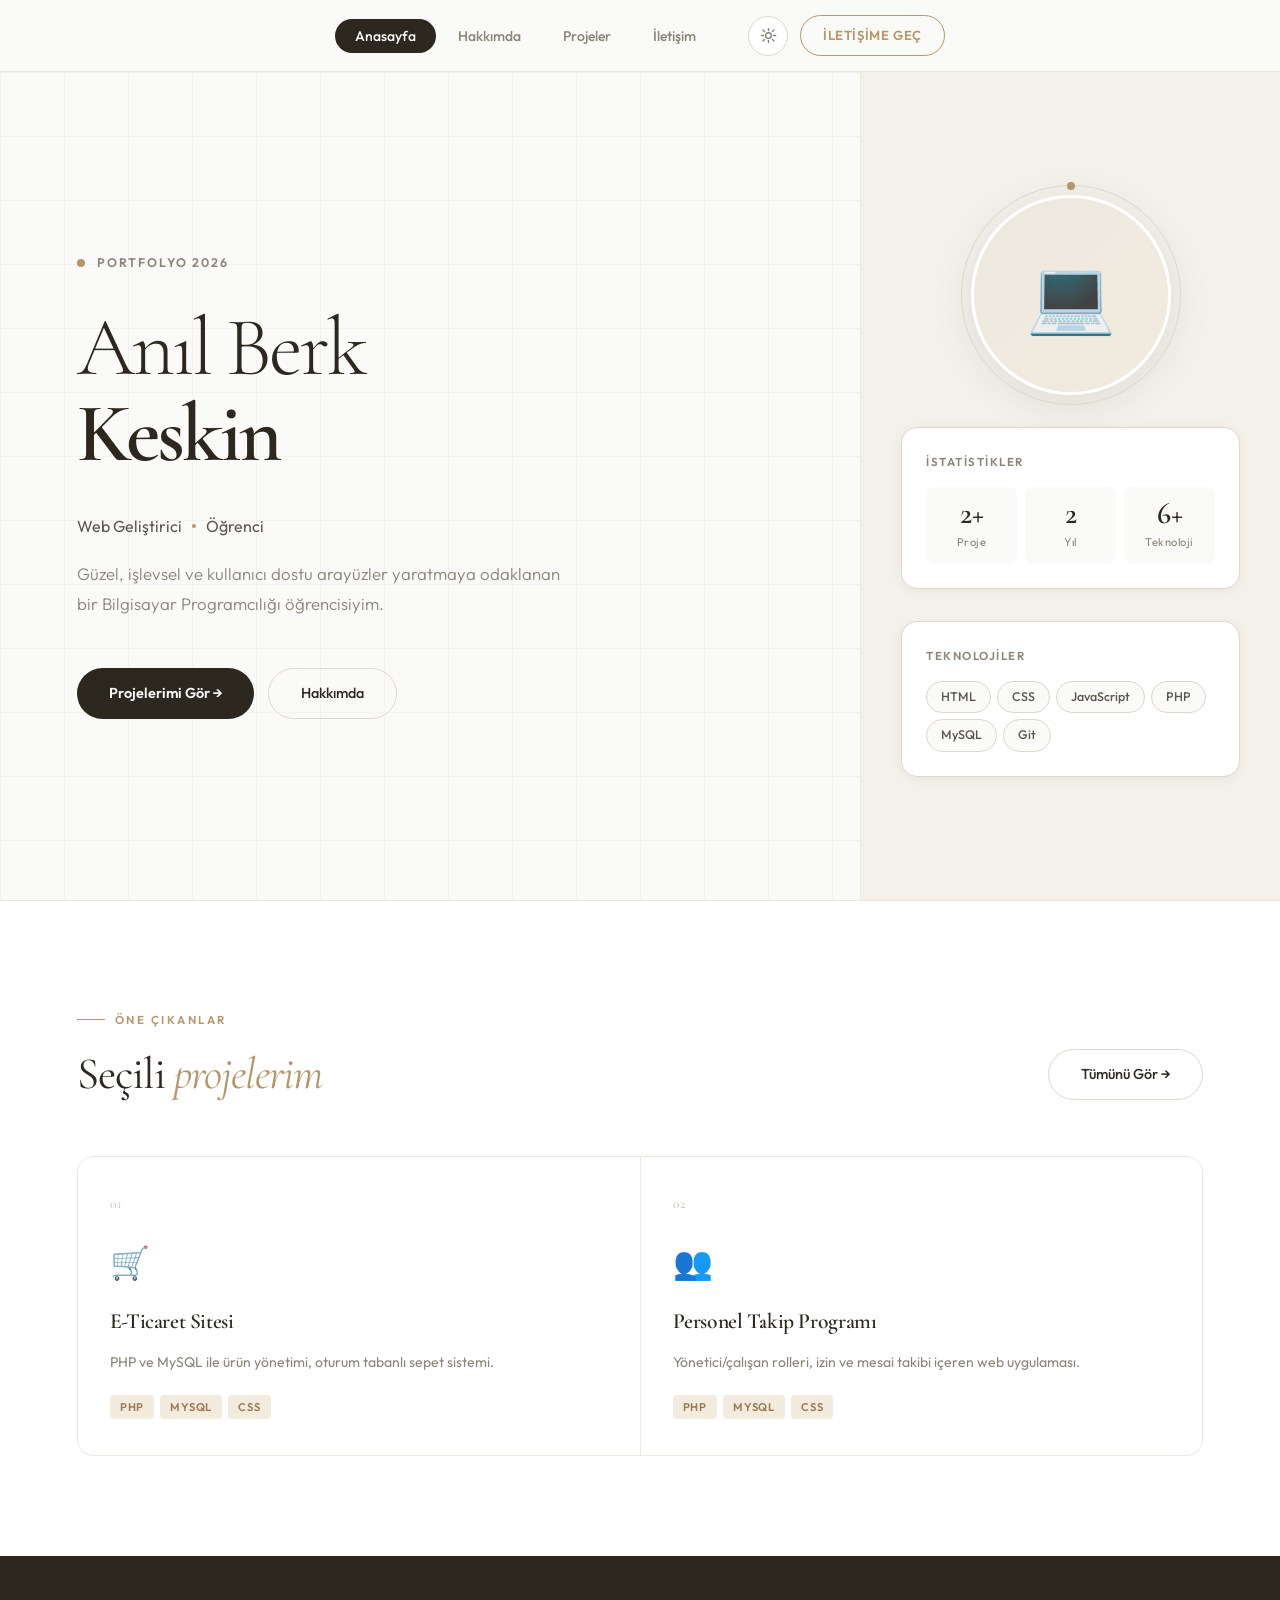
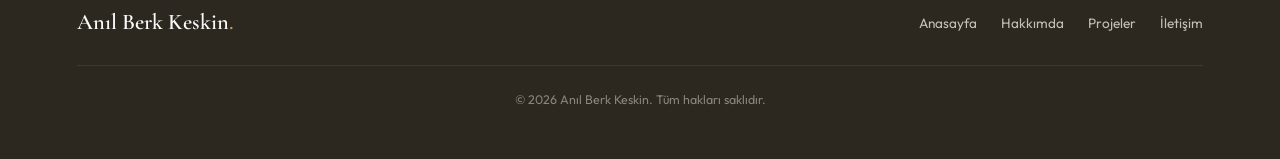
<file: index.html>
<!DOCTYPE html>
<html lang="tr">
<head>
  <meta charset="UTF-8"/>
  <link rel="icon" href="assets/favicon.svg" type="image/svg+xml"/>
  <meta name="viewport" content="width=device-width, initial-scale=1.0"/>
  <title>Anıl Berk Keskin — Portfolyo</title>
  <link rel="stylesheet" href="assets/css/global.css"/>
  <link rel="stylesheet" href="assets/css/style.css"/>
  <link rel="stylesheet" href="assets/css/responsive.css"/>
</head>
<body>

<nav class="navbar">
  <ul class="nav-links">
    <li><a href="index.html">Anasayfa</a></li>
    <li><a href="pages/about.html">Hakkımda</a></li>
    <li><a href="pages/Projects.html">Projeler</a></li>
    <li><a href="pages/contact.html">İletişim</a></li>
  </ul>
  <button class="nav-toggle" aria-label="Menü">
    <span></span><span></span><span></span>
  </button>
  <div class="nav-cta">
    <button class="dark-toggle" aria-label="Dark mode toggle" title="Temayı değiştir">
      <svg class="icon-sun" viewBox="0 0 24 24" xmlns="http://www.w3.org/2000/svg" fill="none" stroke="currentColor" stroke-width="2" stroke-linecap="round" stroke-linejoin="round" width="17" height="17"><circle cx="12" cy="12" r="4"/><line x1="12" y1="2" x2="12" y2="5"/><line x1="12" y1="19" x2="12" y2="22"/><line x1="4.22" y1="4.22" x2="6.34" y2="6.34"/><line x1="17.66" y1="17.66" x2="19.78" y2="19.78"/><line x1="2" y1="12" x2="5" y2="12"/><line x1="19" y1="12" x2="22" y2="12"/><line x1="4.22" y1="19.78" x2="6.34" y2="17.66"/><line x1="17.66" y1="6.34" x2="19.78" y2="4.22"/></svg>
      <svg class="icon-moon" viewBox="0 0 24 24" xmlns="http://www.w3.org/2000/svg" fill="none" stroke="currentColor" stroke-width="2" stroke-linecap="round" stroke-linejoin="round" width="17" height="17"><path d="M21 12.79A9 9 0 1 1 11.21 3 7 7 0 0 0 21 12.79z"/></svg>
    </button>
    <a href="pages/contact.html" class="btn-nav">İletişime Geç</a>
  </div>
</nav>

<div class="page-wrap">

  <!-- HERO -->
  <section class="hero">
    <div class="hero-left">
      <div class="hero-eyebrow anim-fadein">
        <span class="eyebrow-dot"></span>
        <span class="eyebrow-text">Portfolyo 2026</span>
      </div>
      <h1 class="hero-title anim-fadeup anim-delay-1">
        Anıl Berk
        <strong>Keskin</strong>
      </h1>
      <div class="hero-role anim-fadeup anim-delay-2">
        <span>Web Geliştirici</span>
        <span class="role-divider"></span>
        <span>Öğrenci</span>
      </div>
      <p class="hero-desc anim-fadeup anim-delay-3">
        Güzel, işlevsel ve kullanıcı dostu arayüzler yaratmaya odaklanan
        bir Bilgisayar Programcılığı öğrencisiyim.
      </p>
      <div class="hero-actions anim-fadeup anim-delay-4">
        <a href="pages/Projects.html" class="btn-primary">Projelerimi Gör →</a>
        <a href="pages/about.html" class="btn-secondary">Hakkımda</a>
      </div>
    </div>

    <div class="hero-right anim-fadein anim-delay-2">
      <div class="avatar-container">
        <div class="avatar-ring"></div>
        <div class="avatar-img">💻</div>
      </div>
      <div class="hero-card">
        <div class="hero-card-title">İstatistikler</div>
        <div class="stat-row">
          <div class="stat-box"><span class="num">2+</span><span class="lbl">Proje</span></div>
          <div class="stat-box"><span class="num">2</span><span class="lbl">Yıl</span></div>
          <div class="stat-box"><span class="num">6+</span><span class="lbl">Teknoloji</span></div>
        </div>
      </div>
      <div class="hero-card">
        <div class="hero-card-title">Teknolojiler</div>
        <div class="tech-row">
          <span class="tech-pill">HTML</span>
          <span class="tech-pill">CSS</span>
          <span class="tech-pill">JavaScript</span>
          <span class="tech-pill">PHP</span>
          <span class="tech-pill">MySQL</span>
          <span class="tech-pill">Git</span>
        </div>
      </div>
    </div>
  </section>

  <!-- ÖNE ÇIKANLAR -->
  <section class="featured">
    <div class="featured-header reveal">
      <div>
        <div class="section-label">Öne Çıkanlar</div>
        <h2 class="featured-title">Seçili <em>projelerim</em></h2>
      </div>
      <a href="pages/Projects.html" class="btn-secondary">Tümünü Gör →</a>
    </div>
    <div class="featured-grid reveal">
      <div class="feat-card">
        <div class="feat-num">01</div>
        <span class="feat-icon">🛒</span>
        <h3>E-Ticaret Sitesi</h3>
        <p>PHP ve MySQL ile ürün yönetimi, oturum tabanlı sepet sistemi.</p>
        <div class="feat-tags">
          <span class="feat-tag">PHP</span>
          <span class="feat-tag">MySQL</span>
          <span class="feat-tag">CSS</span>
        </div>
      </div>
      <div class="feat-card">
        <div class="feat-num">02</div>
        <span class="feat-icon">👥</span>
        <h3>Personel Takip Programı</h3>
        <p>Yönetici/çalışan rolleri, izin ve mesai takibi içeren web uygulaması.</p>
        <div class="feat-tags">
          <span class="feat-tag">PHP</span>
          <span class="feat-tag">MySQL</span>
          <span class="feat-tag">CSS</span>
        </div>
      </div>
    </div>
  </section>

  <footer>
    <div class="footer-logo">Anıl Berk Keskin<span>.</span></div>
    <ul class="footer-links">
      <li><a href="index.html">Anasayfa</a></li>
      <li><a href="pages/about.html">Hakkımda</a></li>
      <li><a href="pages/Projects.html">Projeler</a></li>
      <li><a href="pages/contact.html">İletişim</a></li>
    </ul>
    <div class="footer-copy">© 2026 Anıl Berk Keskin. Tüm hakları saklıdır.</div>
  </footer>

</div>

<script src="assets/js/main.js"></script>
</body>
</html>
</file>
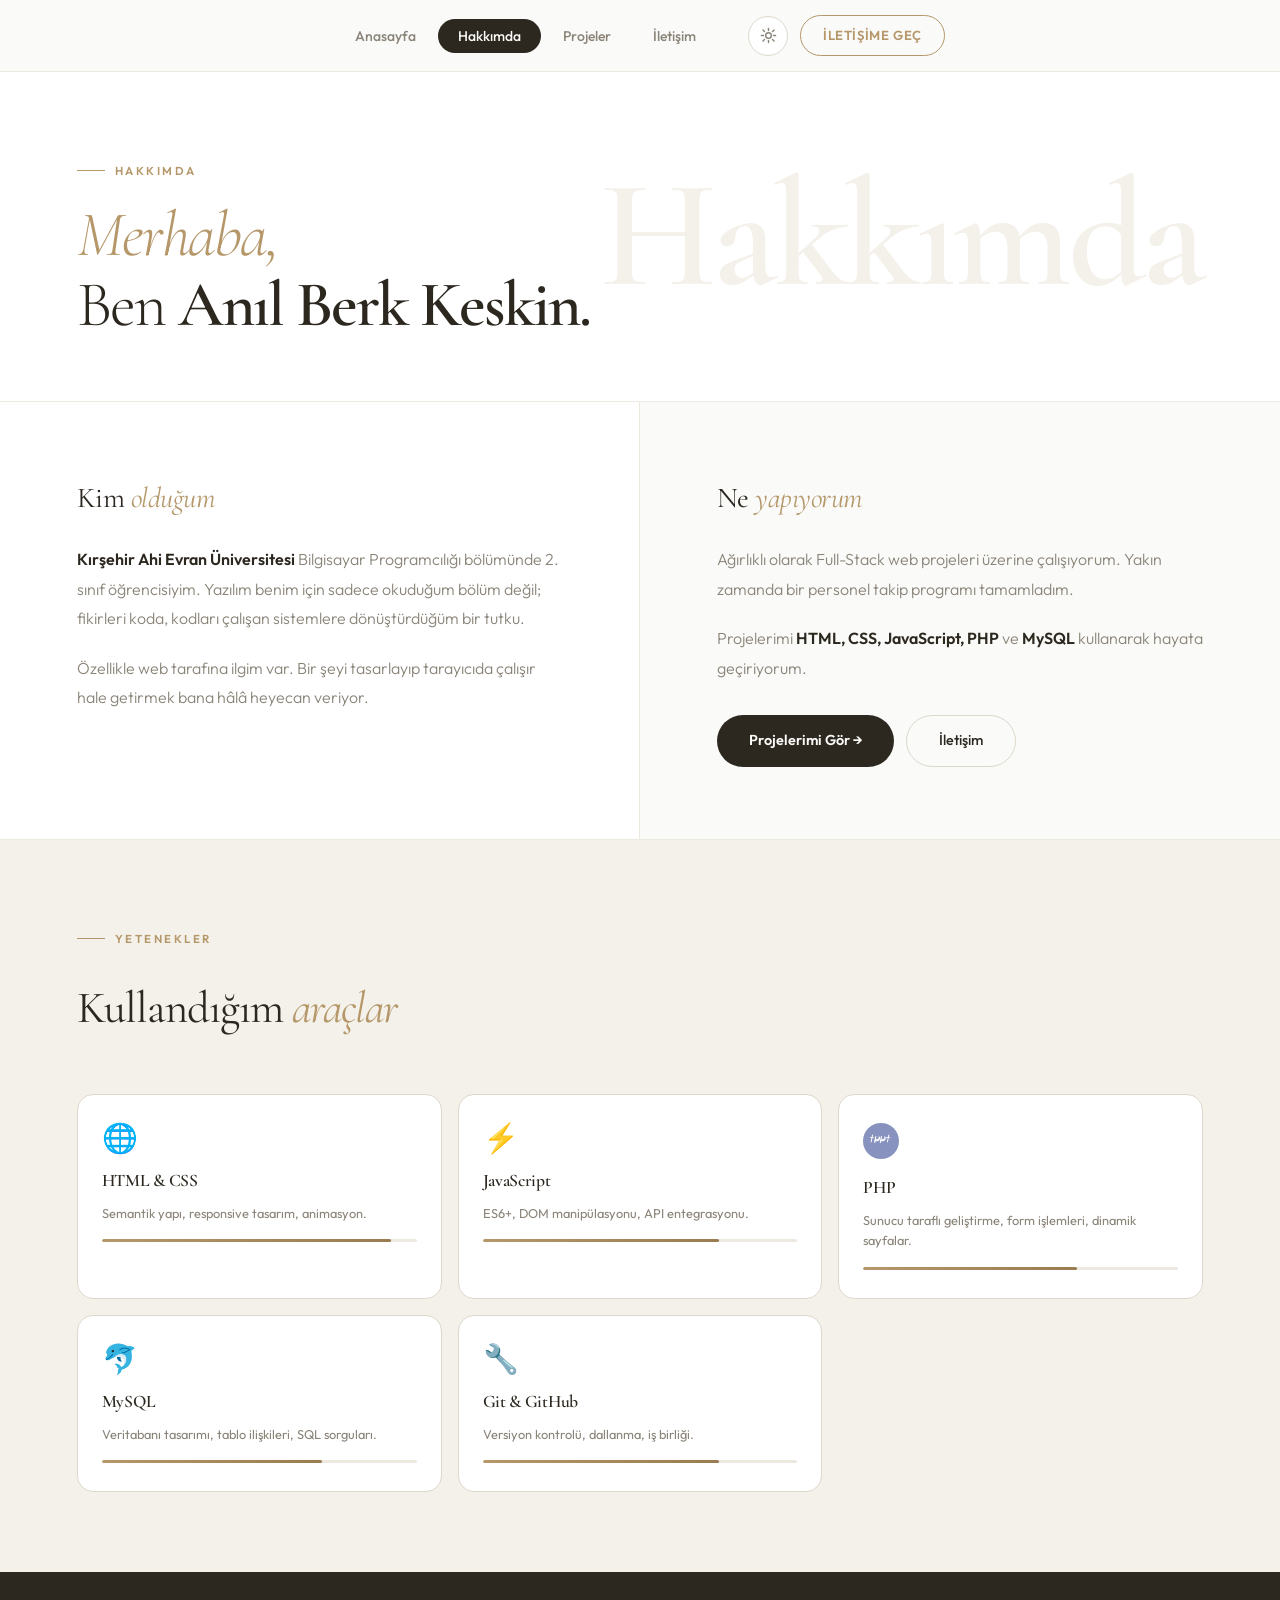
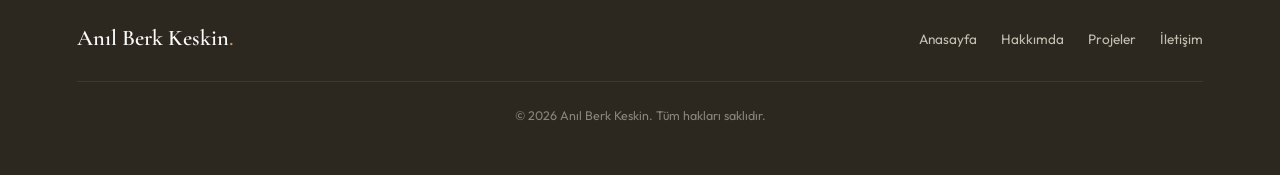
<file: pages/about.html>
<!DOCTYPE html>
<html lang="tr">
<head>
  <meta charset="UTF-8"/>
  <link rel="icon" href="../assets/favicon.svg" type="image/svg+xml"/>
  <meta name="viewport" content="width=device-width, initial-scale=1.0"/>
  <title>Hakkımda — Anıl Berk Keskin</title>
  <link rel="stylesheet" href="../assets/css/global.css"/>
  <link rel="stylesheet" href="../assets/css/about.css"/>
  <link rel="stylesheet" href="../assets/css/responsive.css"/>
</head>
<body>

<nav class="navbar">
  <ul class="nav-links">
    <li><a href="../index.html">Anasayfa</a></li>
    <li><a href="about.html">Hakkımda</a></li>
    <li><a href="Projects.html">Projeler</a></li>
    <li><a href="contact.html">İletişim</a></li>
  </ul>
  <button class="nav-toggle" aria-label="Menü">
    <span></span><span></span><span></span>
  </button>
  <div class="nav-cta">
    <button class="dark-toggle" aria-label="Dark mode toggle" title="Temayı değiştir">
      <svg class="icon-sun" viewBox="0 0 24 24" xmlns="http://www.w3.org/2000/svg" fill="none" stroke="currentColor" stroke-width="2" stroke-linecap="round" stroke-linejoin="round" width="17" height="17"><circle cx="12" cy="12" r="4"/><line x1="12" y1="2" x2="12" y2="5"/><line x1="12" y1="19" x2="12" y2="22"/><line x1="4.22" y1="4.22" x2="6.34" y2="6.34"/><line x1="17.66" y1="17.66" x2="19.78" y2="19.78"/><line x1="2" y1="12" x2="5" y2="12"/><line x1="19" y1="12" x2="22" y2="12"/><line x1="4.22" y1="19.78" x2="6.34" y2="17.66"/><line x1="17.66" y1="6.34" x2="19.78" y2="4.22"/></svg>
      <svg class="icon-moon" viewBox="0 0 24 24" xmlns="http://www.w3.org/2000/svg" fill="none" stroke="currentColor" stroke-width="2" stroke-linecap="round" stroke-linejoin="round" width="17" height="17"><path d="M21 12.79A9 9 0 1 1 11.21 3 7 7 0 0 0 21 12.79z"/></svg>
    </button>
    <a href="contact.html" class="btn-nav">İletişime Geç</a>
  </div>
</nav>

<div class="page-wrap">

  <div class="about-hero">
    <div class="section-label anim-fadein">Hakkımda</div>
    <h1 class="anim-fadeup anim-delay-1">
      <em>Merhaba,</em><br>
      Ben <strong>Anıl Berk Keskin.</strong>
    </h1>
  </div>

  <div class="intro-section">
    <div class="intro-col reveal">
      <h2>Kim <em>olduğum</em></h2>
      <p>
        <strong>Kırşehir Ahi Evran Üniversitesi</strong> Bilgisayar Programcılığı
        bölümünde 2. sınıf öğrencisiyim. Yazılım benim için sadece okuduğum bölüm değil;
        fikirleri koda, kodları çalışan sistemlere dönüştürdüğüm bir tutku.
      </p>
      <p>
        Özellikle web tarafına ilgim var. Bir şeyi tasarlayıp tarayıcıda
        çalışır hale getirmek bana hâlâ heyecan veriyor.
      </p>
    </div>
    <div class="intro-col reveal">
      <h2>Ne <em>yapıyorum</em></h2>
      <p>
        Ağırlıklı olarak Full-Stack web projeleri üzerine çalışıyorum.
        Yakın zamanda bir personel takip programı tamamladım.
      </p>
      <p>
        Projelerimi <strong>HTML, CSS, JavaScript, PHP</strong> ve
        <strong>MySQL</strong> kullanarak hayata geçiriyorum.
      </p>
      <div class="intro-actions">
        <a href="Projects.html" class="btn-primary">Projelerimi Gör →</a>
        <a href="contact.html" class="btn-secondary">İletişim</a>
      </div>
    </div>
  </div>

  <section class="skills-section">
    <div class="section-label">Yetenekler</div>
    <h2 class="skills-heading">Kullandığım <em>araçlar</em></h2>
    <div class="skills-grid reveal">

      <div class="skill-card">
        <span class="skill-icon">🌐</span>
        <h3>HTML & CSS</h3>
        <p>Semantik yapı, responsive tasarım, animasyon.</p>
        <div class="skill-level"><div class="skill-level-fill" style="width:92%"></div></div>
      </div>

      <div class="skill-card">
        <span class="skill-icon">⚡</span>
        <h3>JavaScript</h3>
        <p>ES6+, DOM manipülasyonu, API entegrasyonu.</p>
        <div class="skill-level"><div class="skill-level-fill" style="width:75%"></div></div>
      </div>

      <div class="skill-card">
        <span class="skill-icon">
          <svg viewBox="0 0 128 128" width="36" height="36" xmlns="http://www.w3.org/2000/svg">
            <ellipse cx="64" cy="64" rx="64" ry="64" fill="#8892bf"/>
            <path fill="#fff" d="M27.03 68.074l3.103-15.496H24l.619-3.173h6.133l1.547-7.748h3.483l-1.547 7.748h5.135l-.619 3.173H33.62l-3.1 15.496zm12.348 0l4.272-21.338h9.948c2.72 0 4.755.826 6.109 2.48 1.353 1.653 1.666 3.842.939 6.566-.344 1.408-.906 2.708-1.686 3.9a10.73 10.73 0 01-2.886 3.003c-.96.69-1.987 1.175-3.08 1.454a14.94 14.94 0 01-3.574.394h-4.957l-1.506 7.54zm6.186-10.727h4.544c.97 0 1.887-.228 2.752-.684.864-.456 1.57-1.118 2.117-1.987.548-.87.928-1.8 1.14-2.793.284-1.422.1-2.54-.552-3.356-.652-.815-1.721-1.223-3.207-1.223h-4.33zm13.963 10.727l4.271-21.338H73.72c2.72 0 4.756.826 6.11 2.48 1.352 1.653 1.665 3.842.938 6.566-.344 1.408-.906 2.708-1.686 3.9a10.73 10.73 0 01-2.886 3.003c-.96.69-1.987 1.175-3.08 1.454a14.94 14.94 0 01-3.574.394H64.57l-1.506 7.54zm6.186-10.727h4.544c.97 0 1.887-.228 2.752-.684.864-.456 1.57-1.118 2.117-1.987.548-.87.928-1.8 1.14-2.793.284-1.422.1-2.54-.553-3.356-.651-.815-1.72-1.223-3.206-1.223h-4.33zm19.21 10.727l3.104-15.496H81.87l.619-3.173h6.133l1.547-7.748h3.483l-1.547 7.748h5.135l-.619 3.173H91.49l-3.1 15.496z"/>
          </svg>
        </span>
        <h3>PHP</h3>
        <p>Sunucu taraflı geliştirme, form işlemleri, dinamik sayfalar.</p>
        <div class="skill-level"><div class="skill-level-fill" style="width:68%"></div></div>
      </div>

      <div class="skill-card">
        <span class="skill-icon">🐬</span>
        <h3>MySQL</h3>
        <p>Veritabanı tasarımı, tablo ilişkileri, SQL sorguları.</p>
        <div class="skill-level"><div class="skill-level-fill" style="width:70%"></div></div>
      </div>

      <div class="skill-card">
        <span class="skill-icon">🔧</span>
        <h3>Git & GitHub</h3>
        <p>Versiyon kontrolü, dallanma, iş birliği.</p>
        <div class="skill-level"><div class="skill-level-fill" style="width:75%"></div></div>
      </div>

    </div>
  </section>
  <footer>
    <div class="footer-logo">Anıl Berk Keskin<span>.</span></div>
    <ul class="footer-links">
      <li><a href="../index.html">Anasayfa</a></li>
      <li><a href="about.html">Hakkımda</a></li>
      <li><a href="Projects.html">Projeler</a></li>
      <li><a href="contact.html">İletişim</a></li>
    </ul>
    <div class="footer-copy">© 2026 Anıl Berk Keskin. Tüm hakları saklıdır.</div>
  </footer>

</div>

<script src="../assets/js/main.js"></script>
</body>
</html>
</file>
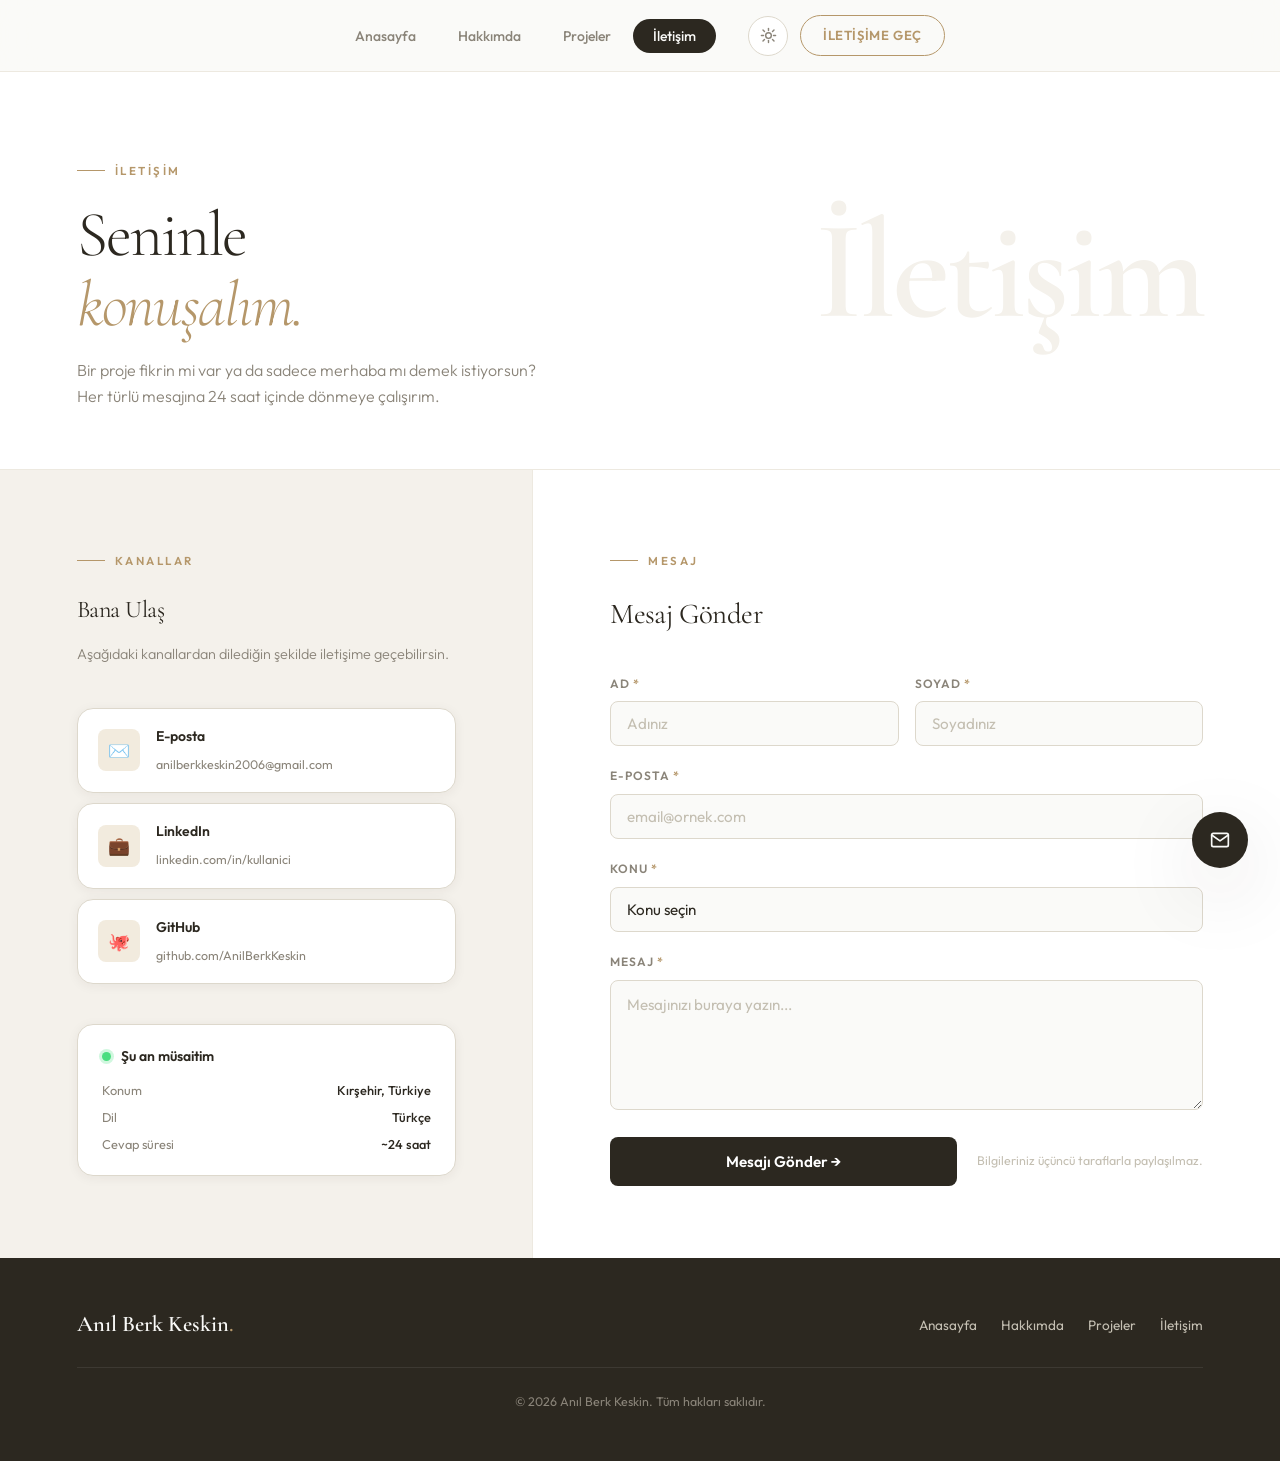
<file: pages/contact.html>
<!DOCTYPE html>
<html lang="tr">
<head>
  <meta charset="UTF-8"/>
  <link rel="icon" href="../assets/favicon.svg" type="image/svg+xml"/>
  <meta name="viewport" content="width=device-width, initial-scale=1.0"/>
  <title>İletişim — Anıl Berk Keskin</title>
  <link rel="stylesheet" href="../assets/css/global.css"/>
  <link rel="stylesheet" href="../assets/css/contact.css"/>
  <link rel="stylesheet" href="../assets/css/responsive.css"/>
</head>
<body>

<nav class="navbar">
  <ul class="nav-links">
    <li><a href="../index.html">Anasayfa</a></li>
    <li><a href="about.html">Hakkımda</a></li>
    <li><a href="Projects.html">Projeler</a></li>
    <li><a href="contact.html">İletişim</a></li>
  </ul>
  <button class="nav-toggle" aria-label="Menü">
    <span></span><span></span><span></span>
  </button>
  <div class="nav-cta">
    <button class="dark-toggle" aria-label="Dark mode toggle" title="Temayı değiştir">
      <svg class="icon-sun" viewBox="0 0 24 24" xmlns="http://www.w3.org/2000/svg" fill="none" stroke="currentColor" stroke-width="2" stroke-linecap="round" stroke-linejoin="round" width="17" height="17"><circle cx="12" cy="12" r="4"/><line x1="12" y1="2" x2="12" y2="5"/><line x1="12" y1="19" x2="12" y2="22"/><line x1="4.22" y1="4.22" x2="6.34" y2="6.34"/><line x1="17.66" y1="17.66" x2="19.78" y2="19.78"/><line x1="2" y1="12" x2="5" y2="12"/><line x1="19" y1="12" x2="22" y2="12"/><line x1="4.22" y1="19.78" x2="6.34" y2="17.66"/><line x1="17.66" y1="6.34" x2="19.78" y2="4.22"/></svg>
      <svg class="icon-moon" viewBox="0 0 24 24" xmlns="http://www.w3.org/2000/svg" fill="none" stroke="currentColor" stroke-width="2" stroke-linecap="round" stroke-linejoin="round" width="17" height="17"><path d="M21 12.79A9 9 0 1 1 11.21 3 7 7 0 0 0 21 12.79z"/></svg>
    </button>
    <a href="contact.html" class="btn-nav">İletişime Geç</a>
  </div>
</nav>

<div class="page-wrap">

  <div class="contact-hero">
    <div class="section-label anim-fadein">İletişim</div>
    <h1 class="anim-fadeup anim-delay-1">
      Seninle<br><em>konuşalım.</em>
    </h1>
    <p class="anim-fadeup anim-delay-2">
      Bir proje fikrin mi var ya da sadece merhaba mı demek istiyorsun?
      Her türlü mesajına 24 saat içinde dönmeye çalışırım.
    </p>
  </div>

  <div class="contact-layout">

    <div class="contact-info reveal">
      <div class="info-block">
        <div class="section-label">Kanallar</div>
        <h2>Bana Ulaş</h2>
        <p>Aşağıdaki kanallardan dilediğin şekilde iletişime geçebilirsin.</p>
      </div>

      <div class="contact-links">
        <a href="mailto:anilberkkeskin2006@gmail.com" class="contact-link">
          <div class="cl-icon">✉️</div>
          <div class="cl-body">
            <strong>E-posta</strong>
            <span>anilberkkeskin2006@gmail.com</span>
          </div>
        </a>
        <a href="#" class="contact-link">
          <div class="cl-icon">💼</div>
          <div class="cl-body">
            <strong>LinkedIn</strong>
            <span>linkedin.com/in/kullanici</span>
          </div>
        </a>
        <a href="https://github.com/AnilBerkKeskin" class="contact-link" target="_blank">
          <div class="cl-icon">🐙</div>
          <div class="cl-body">
            <strong>GitHub</strong>
            <span>github.com/AnilBerkKeskin</span>
          </div>
        </a>
      </div>

      <div class="availability-card">
        <div class="avail-header">
          <span class="avail-dot"></span>
          <span class="avail-title">Şu an müsaitim</span>
        </div>
        <div class="avail-details">
          <div class="avail-row"><span class="key">Konum</span><span class="val">Kırşehir, Türkiye</span></div>
          <div class="avail-row"><span class="key">Dil</span><span class="val">Türkçe</span></div>
          <div class="avail-row"><span class="key">Cevap süresi</span><span class="val">~24 saat</span></div>
        </div>
      </div>
    </div>

    <div class="contact-form-wrap reveal">
      <div class="section-label">Mesaj</div>
      <h2>Mesaj Gönder</h2>

      <!-- Başarı mesajı -->
      <div class="success-msg" id="successMsg">
        ✅ Mesajın başarıyla gönderildi! En kısa sürede dönüş yapacağım.
      </div>

      <!-- Form — action'a kendi Formspree ID'ni yaz -->
      <form id="contactForm" novalidate>

        <div class="form-row">
          <div class="form-group">
            <label for="fname">Ad <span style="color:var(--accent)">*</span></label>
            <input type="text" id="fname" name="ad" placeholder="Adınız" required/>
            <span class="field-error" id="err-fname">Ad alanı boş bırakılamaz.</span>
          </div>
          <div class="form-group">
            <label for="lname">Soyad <span style="color:var(--accent)">*</span></label>
            <input type="text" id="lname" name="soyad" placeholder="Soyadınız" required/>
            <span class="field-error" id="err-lname">Soyad alanı boş bırakılamaz.</span>
          </div>
        </div>

        <div class="form-group">
          <label for="email">E-posta <span style="color:var(--accent)">*</span></label>
          <input type="email" id="email" name="email" placeholder="email@ornek.com" required/>
          <span class="field-error" id="err-email">Geçerli bir e-posta adresi girin.</span>
        </div>

        <div class="form-group">
          <label for="subject">Konu <span style="color:var(--accent)">*</span></label>
          <select id="subject" name="konu" required>
            <option value="" disabled selected>Konu seçin</option>
            <option value="Proje İş Birliği">Proje İş Birliği</option>
            <option value="Freelance Teklif">Freelance Teklif</option>
            <option value="Genel Soru">Genel Soru</option>
            <option value="Diğer">Diğer</option>
          </select>
          <span class="field-error" id="err-subject">Lütfen bir konu seçin.</span>
        </div>

        <div class="form-group">
          <label for="message">Mesaj <span style="color:var(--accent)">*</span></label>
          <textarea id="message" name="mesaj" placeholder="Mesajınızı buraya yazın..." required></textarea>
          <span class="field-error" id="err-message">Mesaj alanı boş bırakılamaz.</span>
        </div>

        <div class="form-submit-row">
          <button type="submit" class="btn-send" id="sendBtn">Mesajı Gönder →</button>
          <p class="form-note">Bilgileriniz üçüncü taraflarla paylaşılmaz.</p>
        </div>

      </form>
    </div>

  </div>

  <!-- YÜZEN MESAJ LİSTESİ -->
  <div class="mesaj-fab">
    <div class="mesaj-panel" id="mesajPanel">
      <div class="mesaj-panel-header">
        <h4>✉️ Gönderilen Mesajlar</h4>
        <button class="mesaj-panel-clear" id="mesajClear">Temizle</button>
      </div>
      <div class="mesaj-panel-body" id="mesajPanelBody">
        <div class="mesaj-empty">Henüz mesaj göndermediniz.</div>
      </div>
    </div>
    <button class="mesaj-btn" id="mesajToggle" aria-label="Gönderilen mesajlar">
      <svg viewBox="0 0 24 24" fill="none" stroke="currentColor" stroke-width="2" stroke-linecap="round" stroke-linejoin="round"><path d="M4 4h16c1.1 0 2 .9 2 2v12c0 1.1-.9 2-2 2H4c-1.1 0-2-.9-2-2V6c0-1.1.9-2 2-2z"/><polyline points="22,6 12,13 2,6"/></svg>
      <span class="mesaj-count" id="mesajCount">0</span>
    </button>
  </div>

  <footer>
    <div class="footer-logo">Anıl Berk Keskin<span>.</span></div>
    <ul class="footer-links">
      <li><a href="../index.html">Anasayfa</a></li>
      <li><a href="about.html">Hakkımda</a></li>
      <li><a href="Projects.html">Projeler</a></li>
      <li><a href="contact.html">İletişim</a></li>
    </ul>
    <div class="footer-copy">© 2026 Anıl Berk Keskin. Tüm hakları saklıdır.</div>
  </footer>

</div>

<script src="../assets/js/main.js"></script>
</body>
</html>
</file>
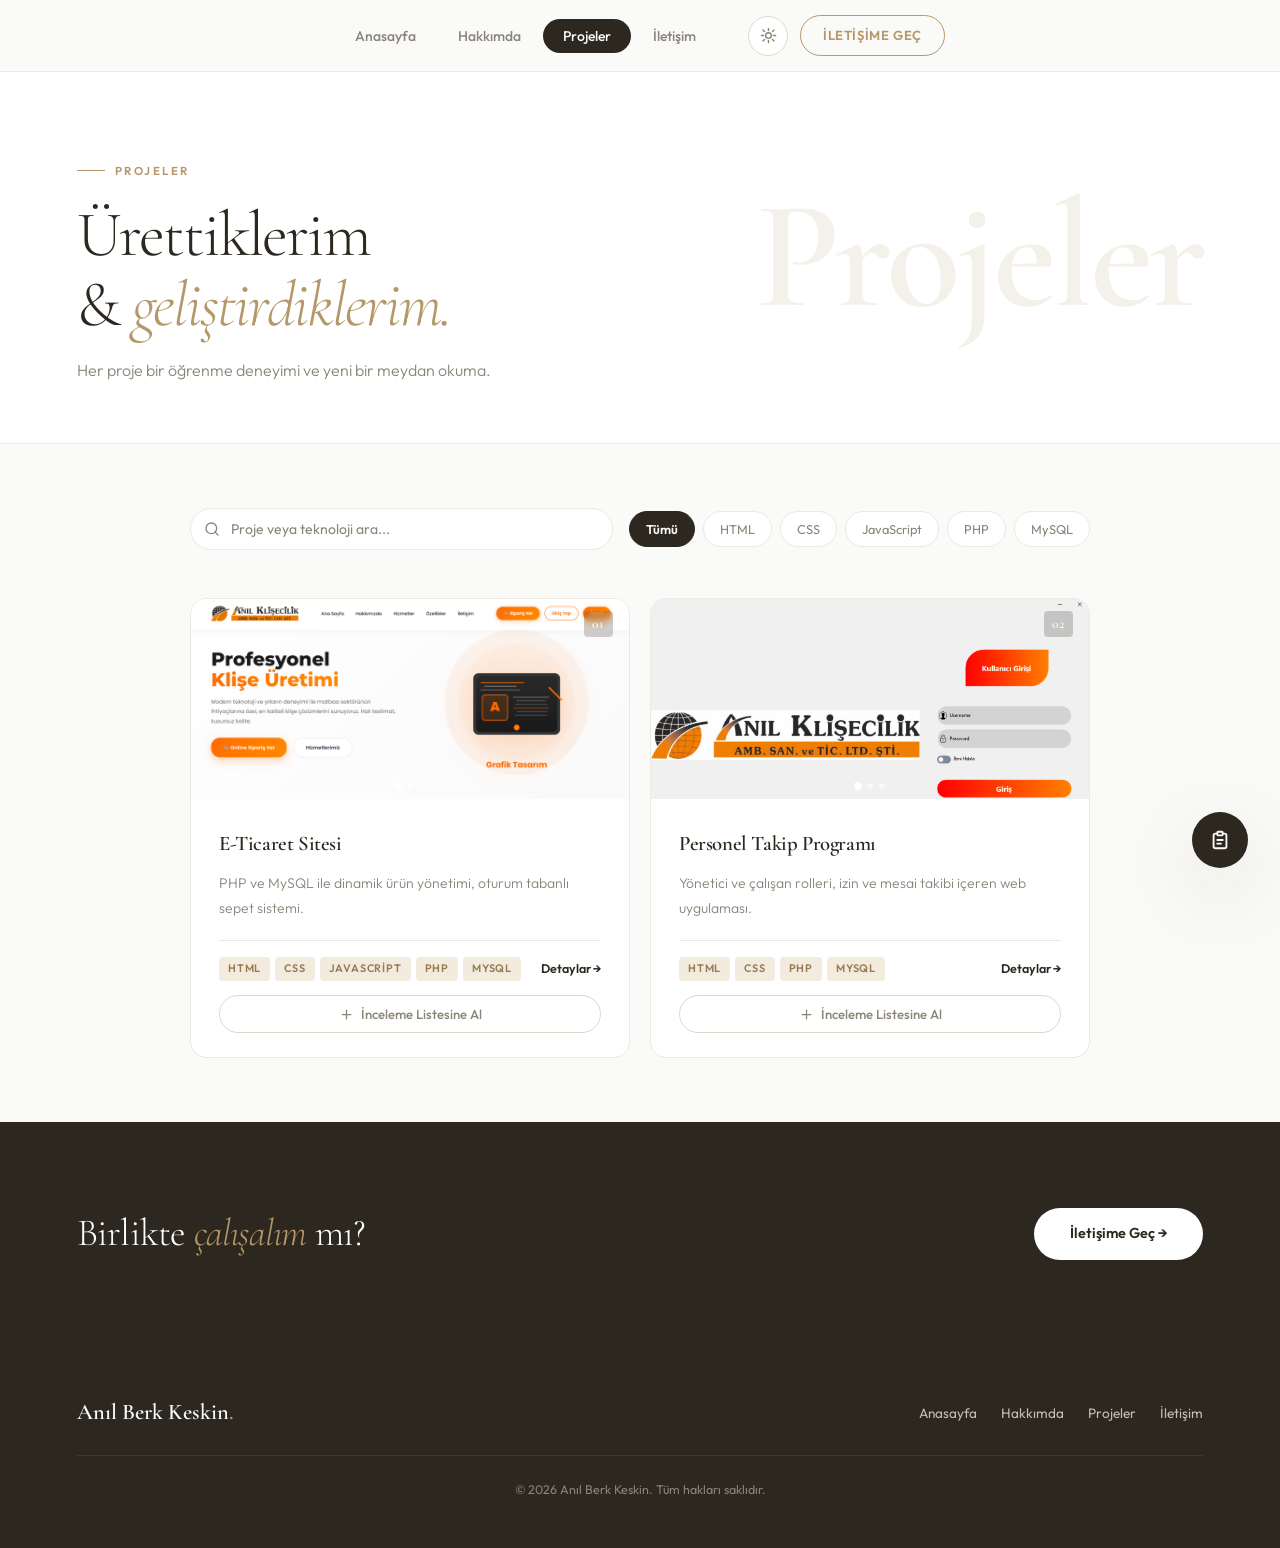
<file: pages/Projects.html>
<!DOCTYPE html>
<html lang="tr">
<head>
  <meta charset="UTF-8"/>
  <link rel="icon" href="../assets/favicon.svg" type="image/svg+xml"/>
  <meta name="viewport" content="width=device-width, initial-scale=1.0"/>
  <title>Projeler — Anıl Berk Keskin</title>
  <link rel="stylesheet" href="../assets/css/global.css"/>
  <link rel="stylesheet" href="../assets/css/projects.css"/>
  <link rel="stylesheet" href="../assets/css/responsive.css"/>
</head>
<body>

<nav class="navbar">
  <ul class="nav-links">
    <li><a href="../index.html">Anasayfa</a></li>
    <li><a href="about.html">Hakkımda</a></li>
    <li><a href="Projects.html">Projeler</a></li>
    <li><a href="contact.html">İletişim</a></li>
  </ul>
  <button class="nav-toggle" aria-label="Menü">
    <span></span><span></span><span></span>
  </button>
  <div class="nav-cta">
    <button class="dark-toggle" aria-label="Dark mode toggle" title="Temayı değiştir">
      <svg class="icon-sun" viewBox="0 0 24 24" xmlns="http://www.w3.org/2000/svg" fill="none" stroke="currentColor" stroke-width="2" stroke-linecap="round" stroke-linejoin="round" width="17" height="17"><circle cx="12" cy="12" r="4"/><line x1="12" y1="2" x2="12" y2="5"/><line x1="12" y1="19" x2="12" y2="22"/><line x1="4.22" y1="4.22" x2="6.34" y2="6.34"/><line x1="17.66" y1="17.66" x2="19.78" y2="19.78"/><line x1="2" y1="12" x2="5" y2="12"/><line x1="19" y1="12" x2="22" y2="12"/><line x1="4.22" y1="19.78" x2="6.34" y2="17.66"/><line x1="17.66" y1="6.34" x2="19.78" y2="4.22"/></svg>
      <svg class="icon-moon" viewBox="0 0 24 24" xmlns="http://www.w3.org/2000/svg" fill="none" stroke="currentColor" stroke-width="2" stroke-linecap="round" stroke-linejoin="round" width="17" height="17"><path d="M21 12.79A9 9 0 1 1 11.21 3 7 7 0 0 0 21 12.79z"/></svg>
    </button>
    <a href="contact.html" class="btn-nav">İletişime Geç</a>
  </div>
</nav>

<div class="page-wrap">

  <div class="projects-hero">
    <div class="section-label anim-fadein">Projeler</div>
    <h1 class="anim-fadeup anim-delay-1">
      Ürettiklerim<br>
      &amp; <em>geliştirdiklerim.</em>
    </h1>
    <p class="anim-fadeup anim-delay-2">
      Her proje bir öğrenme deneyimi ve yeni bir meydan okuma.
    </p>
  </div>

  <section class="projects-section">

    <!-- ── Arama + Filtre ── -->
    <div class="projects-toolbar">
      <div class="projects-search-wrap">
        <svg class="search-icon" viewBox="0 0 24 24" fill="none" stroke="currentColor" stroke-width="2" stroke-linecap="round" stroke-linejoin="round"><circle cx="11" cy="11" r="8"/><line x1="21" y1="21" x2="16.65" y2="16.65"/></svg>
        <input type="search" id="projeArama" class="projects-search" placeholder="Proje veya teknoloji ara..." autocomplete="off">
        <button class="search-clear" id="aramaTumSifirla" aria-label="Temizle" style="display:none">✕</button>
      </div>
      <div class="projects-filters" id="projeFiltreler">
        <button class="filter-btn active" data-filter="tumu">Tümü</button>
      </div>
    </div>

    <p class="projects-sonuc" id="projeSonuc"></p>

    <!-- Kartlar JS tarafından dinamik üretilir -->
    <div class="projects-grid--two" id="projectsGrid"></div>

    <div class="projects-bos" id="projeBos" style="display:none">
      <svg viewBox="0 0 64 64" fill="none" stroke="currentColor" stroke-width="1.5" width="48" height="48"><circle cx="32" cy="28" r="14"/><line x1="42" y1="42" x2="54" y2="54"/><line x1="26" y1="28" x2="38" y2="28"/></svg>
      <p>Arama kriterlerinize uygun proje bulunamadı.</p>
    </div>

  </section>

  <!-- YÜZEN İNCELEME LİSTESİ -->
  <div class="inceleme-fab">
    <div class="inceleme-panel" id="incelemePanel">
      <div class="inceleme-panel-header">
        <h4>📋 İnceleme Listem</h4>
        <button class="inceleme-panel-clear" id="incelemeClear">Temizle</button>
      </div>
      <div class="inceleme-panel-body" id="incelemePanelBody">
        <div class="inceleme-empty">Henüz proje eklemediniz.<br>Kartlardaki butona tıklayın.</div>
      </div>
    </div>
    <button class="inceleme-btn" id="incelemeToggle" aria-label="İnceleme listesi">
      <svg viewBox="0 0 24 24"><path d="M9 5H7a2 2 0 0 0-2 2v12a2 2 0 0 0 2 2h10a2 2 0 0 0 2-2V7a2 2 0 0 0-2-2h-2"/><rect x="9" y="3" width="6" height="4" rx="1"/><line x1="9" y1="12" x2="15" y2="12"/><line x1="9" y1="16" x2="13" y2="16"/></svg>
      <span class="inceleme-count" id="incelemeCount">0</span>
    </button>
  </div>

  <div class="cta-strip">
    <h2>Birlikte <em>çalışalım</em> mı?</h2>
    <a href="contact.html" class="btn-cta-light">İletişime Geç →</a>
  </div>

  <footer>
    <div class="footer-logo">Anıl Berk Keskin<span>.</span></div>
    <ul class="footer-links">
      <li><a href="../index.html">Anasayfa</a></li>
      <li><a href="about.html">Hakkımda</a></li>
      <li><a href="Projects.html">Projeler</a></li>
      <li><a href="contact.html">İletişim</a></li>
    </ul>
    <div class="footer-copy">© 2026 Anıl Berk Keskin. Tüm hakları saklıdır.</div>
  </footer>

</div>


<!-- Inline project data — CORS güvenli çalışır -->
<script>
window.PROJECTS_DATA = [
  {
    "id": "eticaret",
    "num": "01",
    "baslik": "E-Ticaret Sitesi",
    "kisa_aciklama": "PHP ve MySQL ile dinamik ürün yönetimi, oturum tabanlı sepet sistemi.",
    "uzun_aciklama": "Kullanıcıların ürün listeleyebildiği, sepete ekleme yapabildiği ve sipariş oluşturabildiği tam işlevli bir alışveriş sitesi. PHP ve MySQL ile geliştirildi.",
    "ozellikler": [
      "Dinamik ürün listeleme ve kategori filtreleme",
      "Oturum tabanlı sepet yönetimi",
      "Kullanıcı kayıt ve giriş sistemi",
      "Yönetici paneli ile ürün ekleme/düzenleme",
      "MySQL ile veritabanı entegrasyonu"
    ],
    "teknolojiler": ["HTML", "CSS", "JavaScript", "PHP", "MySQL"],
    "thumb_class": "thumb-1",
    "gorseller": [
      "../images/Anilklise1.png",
      "../images/Anilklise2.png",
      "../images/Anilklise3.png"
    ],
    "placeholder": "../images/eticaret-placeholder.svg",
    "github": "https://github.com/AnilBerkKeskin"
  },
  {
    "id": "personel",
    "num": "02",
    "baslik": "Personel Takip Programı",
    "kisa_aciklama": "Yönetici ve çalışan rolleri, izin ve mesai takibi içeren web uygulaması.",
    "uzun_aciklama": "Şirket çalışanlarının bilgilerini, izin durumlarını ve mesai saatlerini yönetmeye yarayan web tabanlı uygulama. PHP ve MySQL ile geliştirildi.",
    "ozellikler": [
      "Yönetici ve çalışan rolü ayrımı",
      "İzin talep ve onay sistemi",
      "Mesai saati takibi ve raporlama",
      "Çalışan bilgi güncelleme paneli",
      "MySQL veritabanı ile kayıt yönetimi"
    ],
    "teknolojiler": ["HTML", "CSS", "PHP", "MySQL"],
    "thumb_class": "thumb-4",
    "gorseller": [
      "../images/PersonelTakip1.png",
      "../images/PersonelTakip2.png",
      "../images/PersonelTakip3.png"
    ],
    "placeholder": "../images/personel-placeholder.svg",
    "github": "https://github.com/AnilBerkKeskin"
  }
];
</script>
<script src="../assets/js/main.js"></script>
</body>
</html>
</file>
<file: assets/css/global.css>
/* =========================================
   global.css — Ortak stiller + Dark Mode
   ========================================= */

@import url('https://fonts.googleapis.com/css2?family=Cormorant+Garamond:ital,wght@0,300;0,400;0,600;1,300;1,400&family=Outfit:wght@300;400;500;600&display=swap');

/* ── RESET ──────────────────────────────── */
*, *::before, *::after { box-sizing: border-box; margin: 0; padding: 0; }
img, svg, video { max-width: 100%; height: auto; display: block; }

/* ── LIGHT MODE (default) ───────────────── */
:root {
  --white:        #ffffff;
  --off-white:    #fafaf8;
  --cream:        #f4f1eb;
  --cream-mid:    #ede9e0;
  --cream-dark:   #ddd8cc;
  --stone:        #c4bfb2;
  --warm-gray:    #8a8479;
  --ink-light:    #5c574e;
  --ink:          #2c2820;
  --accent:       #b5976a;
  --accent-hover: #9a7c52;
  --accent-pale:  #f2ebde;

  /* Semantic tokens — bunlar dark modda değişir */
  --bg:           #fafaf8;
  --bg-secondary: #f4f1eb;
  --bg-card:      #ffffff;
  --bg-card-hover:#fafaf8;
  --border:       #ede9e0;
  --border-light: #ddd8cc;
  --text:         #2c2820;
  --text-muted:   #8a8479;
  --text-light:   #5c574e;
  --nav-bg:       rgba(250,250,248,0.88);
  --shadow-sm:    0 2px 12px rgba(44,40,32,0.06);
  --shadow-md:    0 8px 40px rgba(44,40,32,0.10);
  --shadow-lg:    0 24px 80px rgba(44,40,32,0.13);

  --font-display: 'Cormorant Garamond', Georgia, serif;
  --font-body:    'Outfit', sans-serif;
  --nav-h:        72px;
  --page-pad:     clamp(24px, 6vw, 96px);
  --radius-sm:    8px;
  --radius-md:    16px;
  --transition:   0.28s cubic-bezier(0.4,0,0.2,1);
}

/* ── DARK MODE ──────────────────────────── */
html.dark {
  --white:        #1a1814;
  --off-white:    #141210;
  --cream:        #1f1c18;
  --cream-mid:    #2a2620;
  --cream-dark:   #353028;
  --stone:        #5a5650;
  --warm-gray:    #7a7570;
  --ink-light:    #a09890;
  --ink:          #e8e0d4;
  --accent:       #c8a97e;
  --accent-hover: #d4b98e;
  --accent-pale:  #2a2018;

  --bg:           #141210;
  --bg-secondary: #1a1814;
  --bg-card:      #1f1c18;
  --bg-card-hover:#252018;
  --border:       #2a2620;
  --border-light: #353028;
  --text:         #e8e0d4;
  --text-muted:   #7a7570;
  --text-light:   #a09890;
  --nav-bg:       rgba(20,18,16,0.92);
  --shadow-sm:    0 2px 12px rgba(0,0,0,0.3);
  --shadow-md:    0 8px 40px rgba(0,0,0,0.4);
  --shadow-lg:    0 24px 80px rgba(0,0,0,0.5);
}

/* ── BASE ───────────────────────────────── */
html { scroll-behavior: smooth; }

body {
  font-family: var(--font-body);
  background: var(--bg);
  color: var(--text);
  font-size: 16px;
  line-height: 1.65;
  min-height: 100vh;
  -webkit-font-smoothing: antialiased;
  transition: background 0.3s ease, color 0.3s ease;
}

/* ── NAVBAR ─────────────────────────────── */
.navbar {
  position: fixed;
  top: 0; left: 0; right: 0;
  z-index: 999;
  height: var(--nav-h);
  display: flex;
  align-items: center;
  justify-content: center;
  padding: 0 var(--page-pad);
  background: var(--nav-bg);
  backdrop-filter: blur(20px);
  -webkit-backdrop-filter: blur(20px);
  border-bottom: 1px solid var(--border);
  gap: 32px;
  transition: box-shadow var(--transition), background 0.3s ease;
}

.nav-links {
  display: flex;
  align-items: center;
  gap: 2px;
  list-style: none;
}
.nav-links a {
  text-decoration: none;
  font-family: var(--font-body);
  font-size: 0.875rem;
  font-weight: 500;
  color: var(--text-muted);
  padding: 8px 20px;
  border-radius: 50px;
  transition: color var(--transition), background var(--transition);
}
.nav-links a:hover { color: var(--text); background: var(--cream); }
.nav-links a.active { color: var(--bg); background: var(--text); }

.nav-cta {
  display: flex;
  align-items: center;
  gap: 12px;
}
.nav-cta a.btn-nav {
  text-decoration: none;
  font-size: 0.82rem;
  font-weight: 600;
  letter-spacing: 0.6px;
  text-transform: uppercase;
  color: var(--accent);
  padding: 9px 22px;
  border: 1.5px solid var(--accent);
  border-radius: 50px;
  transition: all var(--transition);
}
.nav-cta a.btn-nav:hover { background: var(--accent); color: var(--bg); }

/* ── DARK MODE TOGGLE ───────────────────── */
.dark-toggle {
  width: 40px;
  height: 40px;
  border-radius: 50%;
  border: 1.5px solid var(--border-light);
  background: var(--bg-card);
  cursor: pointer;
  display: flex;
  align-items: center;
  justify-content: center;
  transition: all var(--transition);
  flex-shrink: 0;
  color: var(--text-muted);
  padding: 0;
}
.dark-toggle:hover {
  border-color: var(--accent);
  background: var(--accent-pale);
  transform: rotate(15deg);
}
.dark-toggle svg {
  width: 17px;
  height: 17px;
  fill: none;
  stroke: currentColor;
  stroke-width: 2;
  stroke-linecap: round;
  stroke-linejoin: round;
  transition: all var(--transition);
  color: var(--text-muted);
}
.dark-toggle .icon-sun  { display: block; }
.dark-toggle .icon-moon { display: none; }
html.dark .dark-toggle .icon-sun  { display: none; }
html.dark .dark-toggle .icon-moon { display: block; }

/* ── HAMBURGER ──────────────────────────── */
.nav-toggle {
  display: none;
  flex-direction: column;
  gap: 5px;
  cursor: pointer;
  padding: 8px;
  background: none;
  border: none;
  flex-shrink: 0;
}
.nav-toggle span {
  display: block;
  width: 22px;
  height: 2px;
  background: var(--text);
  border-radius: 2px;
  transition: transform 0.3s ease, opacity 0.3s ease;
}
.nav-toggle.open span:nth-child(1) { transform: translateY(7px) rotate(45deg); }
.nav-toggle.open span:nth-child(2) { opacity: 0; }
.nav-toggle.open span:nth-child(3) { transform: translateY(-7px) rotate(-45deg); }

/* ── PAGE WRAP ──────────────────────────── */
.page-wrap { padding-top: var(--nav-h); min-height: 100vh; }

/* ── BUTONLAR ───────────────────────────── */
.btn-primary {
  display: inline-flex;
  align-items: center;
  gap: 8px;
  background: var(--text);
  color: var(--bg);
  font-family: var(--font-body);
  font-size: 0.9rem;
  font-weight: 600;
  padding: 14px 32px;
  border-radius: 50px;
  border: none;
  cursor: pointer;
  text-decoration: none;
  transition: background var(--transition), transform var(--transition), box-shadow var(--transition);
}
.btn-primary:hover {
  background: var(--accent-hover);
  transform: translateY(-2px);
  box-shadow: var(--shadow-md);
}

.btn-secondary {
  display: inline-flex;
  align-items: center;
  gap: 8px;
  background: transparent;
  color: var(--text);
  font-family: var(--font-body);
  font-size: 0.9rem;
  font-weight: 500;
  padding: 13px 32px;
  border-radius: 50px;
  border: 1.5px solid var(--border-light);
  cursor: pointer;
  text-decoration: none;
  transition: all var(--transition);
}
.btn-secondary:hover { border-color: var(--text); transform: translateY(-2px); }

/* ── SECTION LABEL ──────────────────────── */
.section-label {
  display: inline-flex;
  align-items: center;
  gap: 10px;
  font-size: 0.72rem;
  font-weight: 600;
  letter-spacing: 2.5px;
  text-transform: uppercase;
  color: var(--accent);
  margin-bottom: 20px;
}
.section-label::before {
  content: '';
  width: 28px;
  height: 1.5px;
  background: var(--accent);
  display: block;
}

/* ── FOOTER ─────────────────────────────── */
footer {
  background: var(--text);
  color: var(--stone);
  padding: 48px var(--page-pad);
  display: flex;
  align-items: center;
  justify-content: space-between;
  flex-wrap: wrap;
  gap: 16px;
  transition: background 0.3s ease;
}
.footer-logo {
  font-family: var(--font-display);
  font-size: 1.4rem;
  color: var(--bg);
  font-weight: 600;
}
.footer-logo span { color: var(--accent); }
.footer-links { display: flex; gap: 24px; list-style: none; }
.footer-links a {
  text-decoration: none;
  color: var(--stone);
  font-size: 0.85rem;
  transition: color var(--transition);
}
.footer-links a:hover { color: var(--bg); }
.footer-copy {
  font-size: 0.78rem;
  color: var(--warm-gray);
  width: 100%;
  text-align: center;
  padding-top: 24px;
  border-top: 1px solid rgba(255,255,255,0.08);
  margin-top: 8px;
}

/* ── ANİMASYONLAR ───────────────────────── */
@keyframes fadeUp {
  from { opacity: 0; transform: translateY(30px); }
  to   { opacity: 1; transform: translateY(0); }
}
@keyframes fadeIn {
  from { opacity: 0; }
  to   { opacity: 1; }
}
@keyframes pulse {
  0%,100% { opacity: 1; transform: scale(1); }
  50%     { opacity: 0.4; transform: scale(0.7); }
}
@keyframes rotateRing { to { transform: rotate(360deg); } }
@keyframes glow {
  0%,100% { box-shadow: 0 0 0 3px rgba(74,222,128,0.25); }
  50%     { box-shadow: 0 0 0 6px rgba(74,222,128,0.12); }
}

.anim-fadeup  { animation: fadeUp 0.7s cubic-bezier(0.4,0,0.2,1) both; }
.anim-fadein  { animation: fadeIn 0.6s ease both; }
.anim-delay-1 { animation-delay: 0.1s; }
.anim-delay-2 { animation-delay: 0.2s; }
.anim-delay-3 { animation-delay: 0.35s; }
.anim-delay-4 { animation-delay: 0.5s; }

/* ── REVEAL ─────────────────────────────── */
.reveal { opacity: 0; transform: translateY(24px); transition: opacity 0.6s ease, transform 0.6s ease; }
.reveal.revealed { opacity: 1; transform: translateY(0); }
</file>
<file: assets/css/style.css>
/* =========================================
   style.css — index.html sayfa stilleri
   ========================================= */

/* ── HERO ───────────────────────────────── */
.hero {
  min-height: calc(100vh - var(--nav-h));
  display: grid;
  grid-template-columns: 1fr 420px;
  position: relative;
  overflow: hidden;
}

.hero::before {
  content: '';
  position: absolute;
  inset: 0;
  background-image:
    linear-gradient(var(--cream-mid) 1px, transparent 1px),
    linear-gradient(90deg, var(--cream-mid) 1px, transparent 1px);
  background-size: 64px 64px;
  opacity: 0.45;
  pointer-events: none;
}

.hero-left {
  display: flex;
  flex-direction: column;
  justify-content: center;
  padding: 80px var(--page-pad);
  position: relative;
  z-index: 1;
}

.hero-eyebrow {
  display: flex;
  align-items: center;
  gap: 12px;
  margin-bottom: 32px;
}
.eyebrow-dot {
  width: 8px;
  height: 8px;
  border-radius: 50%;
  background: var(--accent);
  animation: pulse 2.4s ease-in-out infinite;
}
.eyebrow-text {
  font-size: 0.78rem;
  font-weight: 600;
  letter-spacing: 2px;
  text-transform: uppercase;
  color: var(--warm-gray);
}

.hero-title {
  font-family: var(--font-display);
  font-size: clamp(3.5rem, 6.5vw, 7rem);
  font-weight: 300;
  line-height: 1.03;
  letter-spacing: -3px;
  color: var(--ink);
  margin-bottom: 8px;
}
.hero-title strong {
  font-weight: 600;
  display: block;
}

.hero-role {
  display: inline-flex;
  align-items: center;
  gap: 10px;
  margin: 28px 0 20px;
  font-size: 1rem;
  color: var(--ink-light);
  font-weight: 400;
}
.role-divider {
  width: 4px;
  height: 4px;
  border-radius: 50%;
  background: var(--accent);
}

.hero-desc {
  max-width: 500px;
  font-size: 1.05rem;
  color: var(--warm-gray);
  line-height: 1.8;
  margin-bottom: 48px;
  font-weight: 300;
}

.hero-actions {
  display: flex;
  gap: 14px;
  flex-wrap: wrap;
}

/* ── HERO SAĞ PANEL ─────────────────────── */
.hero-right {
  background: var(--cream);
  border-left: 1px solid var(--cream-mid);
  display: flex;
  flex-direction: column;
  justify-content: center;
  align-items: center;
  padding: 60px 40px;
  gap: 32px;
  position: relative;
  z-index: 1;
}

.avatar-container {
  position: relative;
  width: 200px;
  height: 200px;
}
.avatar-ring {
  position: absolute;
  inset: -10px;
  border-radius: 50%;
  border: 1px solid var(--cream-dark);
  animation: rotateRing 25s linear infinite;
}
.avatar-ring::after {
  content: '';
  position: absolute;
  top: -4px;
  left: 50%;
  transform: translateX(-50%);
  width: 8px;
  height: 8px;
  border-radius: 50%;
  background: var(--accent);
}
.avatar-img {
  width: 200px;
  height: 200px;
  border-radius: 50%;
  background: linear-gradient(135deg, var(--cream-mid) 0%, var(--accent-pale) 100%);
  display: flex;
  align-items: center;
  justify-content: center;
  font-size: 4.5rem;
  border: 3px solid var(--white);
  box-shadow: var(--shadow-md);
}

.hero-card {
  background: var(--white);
  border: 1px solid var(--cream-dark);
  border-radius: var(--radius-md);
  padding: 24px;
  width: 100%;
  box-shadow: var(--shadow-sm);
}
.hero-card-title {
  font-size: 0.72rem;
  font-weight: 600;
  letter-spacing: 1.5px;
  text-transform: uppercase;
  color: var(--warm-gray);
  margin-bottom: 16px;
}
.stat-row {
  display: flex;
  justify-content: space-between;
  gap: 8px;
}
.stat-box {
  flex: 1;
  text-align: center;
  padding: 12px 8px;
  border-radius: var(--radius-sm);
  background: var(--off-white);
}
.stat-box .num {
  font-family: var(--font-display);
  font-size: 1.9rem;
  font-weight: 600;
  color: var(--ink);
  line-height: 1;
  display: block;
}
.stat-box .lbl {
  font-size: 0.7rem;
  color: var(--warm-gray);
  letter-spacing: 0.5px;
  margin-top: 4px;
  display: block;
}

.tech-row {
  display: flex;
  flex-wrap: wrap;
  gap: 6px;
}
.tech-pill {
  background: var(--off-white);
  border: 1px solid var(--cream-dark);
  border-radius: 50px;
  padding: 5px 14px;
  font-size: 0.78rem;
  color: var(--ink-light);
  font-weight: 500;
}

/* ── FEATURED ───────────────────────────── */
.featured {
  padding: 100px var(--page-pad);
  background: var(--white);
  border-top: 1px solid var(--cream-mid);
}
.featured-header {
  display: flex;
  align-items: flex-end;
  justify-content: space-between;
  margin-bottom: 56px;
}
.featured-title {
  font-family: var(--font-display);
  font-size: clamp(2rem, 3.5vw, 3rem);
  font-weight: 400;
  letter-spacing: -1px;
  line-height: 1.15;
}
.featured-title em {
  font-style: italic;
  color: var(--accent);
}

.featured-grid {
  display: grid;
  grid-template-columns: repeat(2, 1fr);
  gap: 1px;
  background: var(--cream-mid);
  border: 1px solid var(--cream-mid);
  border-radius: var(--radius-md);
  overflow: hidden;
}
.feat-card {
  background: var(--white);
  padding: 36px 32px;
  transition: background var(--transition);
}
.feat-card:hover { background: var(--off-white); }
.feat-num {
  font-family: var(--font-display);
  font-size: 0.85rem;
  color: var(--stone);
  letter-spacing: 1px;
  margin-bottom: 20px;
}
.feat-icon {
  font-size: 2rem;
  margin-bottom: 16px;
  display: block;
}
.feat-card h3 {
  font-family: var(--font-display);
  font-size: 1.35rem;
  font-weight: 600;
  letter-spacing: -0.4px;
  margin-bottom: 10px;
}
.feat-card p {
  font-size: 0.875rem;
  color: var(--warm-gray);
  line-height: 1.75;
  margin-bottom: 20px;
}
.feat-tags {
  display: flex;
  flex-wrap: wrap;
  gap: 6px;
}
.feat-tag {
  font-size: 0.7rem;
  font-weight: 600;
  letter-spacing: 0.8px;
  text-transform: uppercase;
  color: var(--accent-hover);
  background: var(--accent-pale);
  padding: 3px 10px;
  border-radius: 4px;
}
</file>
<file: assets/css/responsive.css>
/* =========================================
   responsive.css — Tüm @media kuralları
   900px → Tablet
   560px → Mobil (hamburger)
   480px → Küçük mobil
   ========================================= */

/* ── TABLET: 900px ──────────────────────── */
@media (max-width: 900px) {
  .navbar { padding: 0 24px; gap: 16px; }
  /* Sadece "İletişime Geç" butonunu gizle, dark toggle kalır */
  .nav-cta .btn-nav { display: none; }

  footer { flex-direction: column; align-items: flex-start; gap: 20px; padding: 36px 24px; }
  .footer-links { flex-wrap: wrap; gap: 12px; }

  /* index */
  .hero { grid-template-columns: 1fr; }
  .hero-right { display: none; }
  .featured-grid { grid-template-columns: 1fr; }
  .featured-header { flex-direction: column; align-items: flex-start; gap: 20px; }

  /* hakkimda */
  .intro-section { grid-template-columns: 1fr; }
  .intro-col:first-child { border-right: none; border-bottom: 1px solid var(--border); }
  .skills-grid { grid-template-columns: repeat(2, 1fr); }

  /* iletisim */
  .contact-layout { grid-template-columns: 1fr; }
  .contact-info { border-right: none; border-bottom: 1px solid var(--border); padding: 48px 28px; }
  .contact-form-wrap { padding: 48px 28px; }

  /* projeler */
  .projects-hero { padding: 56px 28px 40px; }
  .projects-hero::after { display: none; }
  .projects-section { padding: 48px 28px; }
  .projects-grid--two { grid-template-columns: 1fr; max-width: 520px; }
  .cta-strip { padding: 56px 28px; flex-direction: column; text-align: center; }
}

/* ── MOBİL: 560px ───────────────────────── */
@media (max-width: 560px) {

  /* Navbar: hamburger solda, dark toggle sağda */
  .navbar {
    padding: 0 16px;
    justify-content: space-between;
    gap: 0;
  }

  .nav-toggle { display: flex; }

  /* nav-cta: sadece dark toggle görünür, btn-nav zaten gizli */
  .nav-cta {
    display: flex;
    align-items: center;
    margin-left: auto;
  }

  .dark-toggle {
    width: 38px;
    height: 38px;
    font-size: 1rem;
  }

  /* Nav linkleri → kompakt pill satırı */
  .nav-links {
    display: none;
    position: fixed;
    top: var(--nav-h);
    left: 0; right: 0;
    background: var(--nav-bg);
    backdrop-filter: blur(20px);
    -webkit-backdrop-filter: blur(20px);
    flex-direction: row;
    flex-wrap: wrap;
    align-items: center;
    justify-content: center;
    gap: 8px;
    padding: 14px 16px 16px;
    border-bottom: 1px solid var(--border);
    box-shadow: var(--shadow-md);
    z-index: 998;
    order: 2;
  }
  .nav-links.open { display: flex; }
  .nav-links li { width: auto; }
  .nav-links a {
    font-size: 0.85rem;
    font-weight: 500;
    padding: 8px 18px;
    border-radius: 50px;
    border: 1.5px solid var(--border-light);
    background: var(--bg-card);
    color: var(--text);
    display: inline-block;
    text-align: center;
  }
  .nav-links a:hover { border-color: var(--accent); background: var(--accent-pale); }
  .nav-links a.active { background: var(--text); border-color: var(--text); color: var(--bg); font-weight: 600; }
}

/* ── KÜÇÜK MOBİL: 480px ─────────────────── */
@media (max-width: 480px) {
  /* index */
  .hero-left { padding: 40px 20px; }
  .hero-title { letter-spacing: -1.5px; }
  .hero-actions { flex-direction: column; gap: 10px; }
  .hero-actions a { text-align: center; justify-content: center; width: 100%; }
  .featured { padding: 52px 20px; }
  .feat-card { padding: 24px 20px; }

  /* hakkimda */
  .about-hero { padding: 44px 20px 32px; }
  .about-hero::after { display: none; }
  .intro-col { padding: 36px 20px; }
  .intro-actions { flex-direction: column; }
  .intro-actions a { text-align: center; justify-content: center; }
  .skills-section { padding: 48px 20px; }
  .skills-grid { grid-template-columns: 1fr; }
  .timeline-section { padding: 48px 20px; }
  .timeline::before { left: 60px; }
  .tl-item { grid-template-columns: 60px 1fr; }
  .tl-year-col { padding-right: 12px; }
  .tl-content-col { padding-left: 20px; }

  /* iletisim */
  .contact-hero { padding: 44px 20px 32px; }
  .contact-hero::after { display: none; }
  .contact-info { padding: 36px 20px; }
  .contact-form-wrap { padding: 36px 20px; }
  .form-row { grid-template-columns: 1fr; }
  .form-submit-row { flex-direction: column; align-items: stretch; }

  /* projeler */
  .projects-hero { padding: 44px 20px 32px; }
  .card-thumb { height: 170px; }
  .card-body { padding: 18px 18px 16px; }
  .projects-grid--two { max-width: 100%; }

  /* footer */
  footer { padding: 32px 20px; }
  .footer-copy { font-size: 0.72rem; }
}
</file>
<file: assets/css/about.css>
/* =========================================
   about.css — hakkimda.html sayfa stilleri
   ========================================= */

.about-hero {
  padding: 80px var(--page-pad) 60px;
  border-bottom: 1px solid var(--cream-mid);
  background: var(--white);
  position: relative;
  overflow: hidden;
}
.about-hero::after {
  content: 'Hakkımda';
  position: absolute;
  right: var(--page-pad);
  top: 50%;
  transform: translateY(-50%);
  font-family: var(--font-display);
  font-size: clamp(5rem, 12vw, 14rem);
  font-weight: 600;
  color: var(--cream);
  pointer-events: none;
  white-space: nowrap;
  line-height: 1;
  letter-spacing: -4px;
}
.about-hero h1 {
  font-family: var(--font-display);
  font-size: clamp(2.8rem, 5vw, 5rem);
  font-weight: 300;
  letter-spacing: -2px;
  line-height: 1.1;
  position: relative;
  z-index: 1;
}
.about-hero h1 em { font-style: italic; color: var(--accent); }
.about-hero h1 strong { font-weight: 600; }

/* ── KİM OLDUĞUM ────────────────────────── */
.intro-section {
  display: grid;
  grid-template-columns: 1fr 1fr;
  background: var(--off-white);
}
.intro-col {
  padding: 72px var(--page-pad);
}
.intro-col:first-child {
  border-right: 1px solid var(--cream-mid);
  background: var(--white);
}
.intro-col h2 {
  font-family: var(--font-display);
  font-size: 1.8rem;
  font-weight: 400;
  letter-spacing: -0.5px;
  margin-bottom: 24px;
}
.intro-col h2 em { font-style: italic; color: var(--accent); }
.intro-col p {
  font-size: 1rem;
  color: var(--warm-gray);
  line-height: 1.85;
  margin-bottom: 20px;
  font-weight: 300;
}
.intro-col p strong { color: var(--ink); font-weight: 600; }

.intro-actions {
  margin-top: 32px;
  display: flex;
  gap: 12px;
  flex-wrap: wrap;
}

/* ── YETENEKLEr ─────────────────────────── */
.skills-section {
  padding: 80px var(--page-pad);
  background: var(--cream);
  border-top: 1px solid var(--cream-mid);
}
.skills-heading {
  font-family: var(--font-display);
  font-size: clamp(2rem, 3.5vw, 3rem);
  font-weight: 400;
  letter-spacing: -1px;
  margin-top: 4px;
}
.skills-heading em { font-style: italic; color: var(--accent); }

.skills-grid {
  display: grid;
  grid-template-columns: repeat(3, 1fr);
  gap: 16px;
  margin-top: 48px;
}
.skill-card {
  background: var(--white);
  border: 1px solid var(--cream-dark);
  border-radius: var(--radius-md);
  padding: 28px 24px;
  transition: transform var(--transition), box-shadow var(--transition);
}
.skill-card:hover {
  transform: translateY(-4px);
  box-shadow: var(--shadow-md);
}
.skill-icon {
  font-size: 1.8rem;
  margin-bottom: 14px;
  display: block;
  line-height: 1;
}
.skill-card h3 {
  font-family: var(--font-display);
  font-size: 1.1rem;
  font-weight: 600;
  letter-spacing: -0.3px;
  margin-bottom: 8px;
}
.skill-card p {
  font-size: 0.8rem;
  color: var(--warm-gray);
  line-height: 1.6;
}
.skill-level {
  margin-top: 16px;
  height: 3px;
  background: var(--cream-mid);
  border-radius: 2px;
  overflow: hidden;
}
.skill-level-fill {
  height: 100%;
  background: linear-gradient(90deg, var(--accent), var(--accent-hover));
  border-radius: 2px;
}

/* ── ZAMAN ÇİZELGESİ ────────────────────── */
.timeline-section {
  padding: 80px var(--page-pad);
  background: var(--white);
  border-top: 1px solid var(--cream-mid);
}
.timeline-heading {
  font-family: var(--font-display);
  font-size: clamp(2rem, 3.5vw, 3rem);
  font-weight: 400;
  letter-spacing: -1px;
  margin-top: 4px;
}

.timeline {
  margin-top: 48px;
  position: relative;
}
.timeline::before {
  content: '';
  position: absolute;
  left: 116px;
  top: 0;
  bottom: 0;
  width: 1px;
  background: var(--cream-mid);
}
.tl-item {
  display: grid;
  grid-template-columns: 116px 1fr;
}
.tl-year-col {
  padding: 36px 32px 36px 0;
  display: flex;
  align-items: flex-start;
  justify-content: flex-end;
  position: relative;
}
.tl-year-col::after {
  content: '';
  position: absolute;
  right: -5px;
  top: 44px;
  width: 10px;
  height: 10px;
  border-radius: 50%;
  background: var(--white);
  border: 2px solid var(--accent);
}
.tl-year {
  font-family: var(--font-display);
  font-size: 0.9rem;
  font-weight: 600;
  color: var(--accent);
  letter-spacing: 0.5px;
}
.tl-content-col {
  padding: 32px 0 32px 40px;
  border-bottom: 1px solid var(--cream-mid);
}
.tl-item:last-child .tl-content-col { border-bottom: none; }
.tl-content-col strong {
  display: block;
  font-size: 1rem;
  font-weight: 600;
  color: var(--ink);
  margin-bottom: 4px;
}
.tl-place {
  font-size: 0.85rem;
  color: var(--warm-gray);
  margin-bottom: 8px;
}
.tl-desc {
  font-size: 0.875rem;
  color: var(--ink-light);
  line-height: 1.7;
}
.tl-badge {
  display: inline-block;
  margin-top: 10px;
  padding: 3px 12px;
  border-radius: 4px;
  font-size: 0.7rem;
  font-weight: 600;
  letter-spacing: 0.8px;
  text-transform: uppercase;
}
.badge-edu  { background: #e8f0fe; color: #3b5bcc; }
.badge-work { background: var(--accent-pale); color: var(--accent-hover); }
.badge-cert { background: #e8feee; color: #2d7d46; }
</file>
<file: assets/css/contact.css>
/* =========================================
   contact.css — iletisim.html sayfa stilleri
   ========================================= */

.contact-hero {
  padding: 80px var(--page-pad) 60px;
  background: var(--bg-card);
  border-bottom: 1px solid var(--border);
  position: relative;
  overflow: hidden;
}
.contact-hero::after {
  content: 'İletişim';
  position: absolute;
  right: var(--page-pad);
  top: 50%;
  transform: translateY(-50%);
  font-family: var(--font-display);
  font-size: clamp(5rem, 11vw, 13rem);
  font-weight: 600;
  color: var(--cream);
  pointer-events: none;
  white-space: nowrap;
  line-height: 1;
  letter-spacing: -4px;
}
.contact-hero h1 {
  font-family: var(--font-display);
  font-size: clamp(2.8rem, 5vw, 5rem);
  font-weight: 300;
  letter-spacing: -2px;
  line-height: 1.1;
  position: relative;
  z-index: 1;
}
.contact-hero h1 em { font-style: italic; color: var(--accent); }
.contact-hero p {
  margin-top: 16px;
  font-size: 1rem;
  color: var(--warm-gray);
  max-width: 480px;
  font-weight: 300;
  position: relative;
  z-index: 1;
}

.contact-layout {
  display: grid;
  grid-template-columns: 1fr 1.4fr;
  min-height: 520px;
}

.contact-info {
  padding: 72px var(--page-pad);
  background: var(--bg-secondary);
  border-right: 1px solid var(--border);
  display: flex;
  flex-direction: column;
  gap: 40px;
}
.info-block h2 {
  font-family: var(--font-display);
  font-size: 1.5rem;
  font-weight: 400;
  letter-spacing: -0.5px;
  margin-bottom: 12px;
}
.info-block p {
  font-size: 0.9rem;
  color: var(--warm-gray);
  line-height: 1.8;
  font-weight: 300;
}

.contact-links {
  display: flex;
  flex-direction: column;
  gap: 10px;
}
.contact-link {
  display: flex;
  align-items: center;
  gap: 16px;
  padding: 16px 20px;
  background: var(--bg-card);
  border: 1px solid var(--cream-dark);
  border-radius: var(--radius-md);
  text-decoration: none;
  color: var(--ink);
  transition: all var(--transition);
  box-shadow: var(--shadow-sm);
}
.contact-link:hover {
  border-color: var(--accent);
  transform: translateX(5px);
  box-shadow: var(--shadow-md);
}
.cl-icon {
  width: 42px;
  height: 42px;
  border-radius: var(--radius-sm);
  background: var(--accent-pale);
  display: flex;
  align-items: center;
  justify-content: center;
  font-size: 1.1rem;
  flex-shrink: 0;
}
.cl-body strong {
  display: block;
  font-size: 0.875rem;
  font-weight: 600;
  margin-bottom: 2px;
}
.cl-body span {
  font-size: 0.78rem;
  color: var(--warm-gray);
}

.availability-card {
  background: var(--bg-card);
  border: 1px solid var(--cream-dark);
  border-radius: var(--radius-md);
  padding: 20px 24px;
  box-shadow: var(--shadow-sm);
}
.avail-header {
  display: flex;
  align-items: center;
  gap: 10px;
  margin-bottom: 12px;
}
.avail-dot {
  width: 9px;
  height: 9px;
  border-radius: 50%;
  background: #4ade80;
  box-shadow: 0 0 0 3px rgba(74,222,128,0.25);
  animation: glow 2s ease-in-out infinite;
}
.avail-title {
  font-size: 0.875rem;
  font-weight: 600;
  color: var(--ink);
}
.avail-details { display: flex; flex-direction: column; gap: 6px; }
.avail-row {
  display: flex;
  justify-content: space-between;
  font-size: 0.8rem;
}
.avail-row .key { color: var(--warm-gray); }
.avail-row .val { color: var(--ink); font-weight: 500; }

.contact-form-wrap {
  padding: 72px var(--page-pad);
  background: var(--bg-card);
}
.contact-form-wrap h2 {
  font-family: var(--font-display);
  font-size: 1.8rem;
  font-weight: 400;
  letter-spacing: -0.6px;
  margin-bottom: 36px;
}

.form-row {
  display: grid;
  grid-template-columns: 1fr 1fr;
  gap: 16px;
}
.form-group { margin-bottom: 20px; }
.form-group label {
  display: block;
  font-size: 0.75rem;
  font-weight: 600;
  letter-spacing: 1px;
  text-transform: uppercase;
  color: var(--warm-gray);
  margin-bottom: 8px;
}
.form-group input,
.form-group textarea,
.form-group select {
  width: 100%;
  border: 1.5px solid var(--cream-dark);
  background: var(--bg);
  border-radius: var(--radius-sm);
  padding: 12px 16px;
  font-family: var(--font-body);
  font-size: 0.95rem;
  color: var(--ink);
  outline: none;
  transition: border-color var(--transition), background var(--transition);
  appearance: none;
  -webkit-appearance: none;
}
.form-group input:focus,
.form-group textarea:focus,
.form-group select:focus {
  border-color: var(--accent);
  background: var(--bg-card);
}
.form-group input::placeholder,
.form-group textarea::placeholder { color: var(--stone); }
.form-group textarea {
  resize: vertical;
  min-height: 130px;
  line-height: 1.6;
}

.form-submit-row {
  display: flex;
  align-items: center;
  gap: 20px;
  margin-top: 4px;
}
.btn-send {
  flex: 1;
  background: var(--ink);
  color: var(--white);
  font-family: var(--font-body);
  font-size: 0.95rem;
  font-weight: 600;
  padding: 15px 32px;
  border-radius: var(--radius-sm);
  border: none;
  cursor: pointer;
  transition: all var(--transition);
}
.btn-send:hover {
  background: var(--accent-hover);
  transform: translateY(-2px);
  box-shadow: var(--shadow-md);
}
.btn-send.sent { background: #4ade80; color: var(--ink); }
.form-note {
  font-size: 0.78rem;
  color: var(--stone);
  line-height: 1.5;
}

.success-msg {
  display: none;
  align-items: center;
  gap: 12px;
  padding: 16px 20px;
  background: #f0fdf4;
  border: 1px solid #bbf7d0;
  border-radius: var(--radius-sm);
  margin-bottom: 20px;
  font-size: 0.9rem;
  color: #166534;
}
.success-msg.visible { display: flex; }

/* ── FORM VALİDASYON STİLLERİ ───────────── */

.form-group input.error,
.form-group textarea.error,
.form-group select.error {
  border-color: #e05252;
  background: #fff8f8;
}
html.dark .form-group input.error,
html.dark .form-group textarea.error,
html.dark .form-group select.error {
  background: #2a1a1a;
}

.form-group input.valid,
.form-group textarea.valid,
.form-group select.valid {
  border-color: #4ade80;
}

.field-error {
  display: none;
  align-items: center;
  gap: 5px;
  font-size: 0.78rem;
  color: #e05252;
  margin-top: 6px;
  font-weight: 500;
}
.field-error.visible { display: flex; }
.field-error::before {
  content: '!';
  width: 14px;
  height: 14px;
  border-radius: 50%;
  background: #e05252;
  color: white;
  font-size: 0.6rem;
  font-weight: 700;
  display: flex;
  align-items: center;
  justify-content: center;
  flex-shrink: 0;
  line-height: 1;
  padding-top: 1px;
}

.btn-send:disabled {
  opacity: 0.7;
  cursor: not-allowed;
  transform: none !important;
}
.btn-send.loading {
  background: var(--warm-gray);
}
.btn-send.sent {
  background: #22c55e;
  color: white;
}
.btn-send.error-state {
  background: #e05252;
  color: white;
}

/* =========================================
   YÜZEN MESAJ LİSTESİ
   ========================================= */

.mesaj-fab {
  position: fixed;
  bottom: 32px;
  right: 32px;
  z-index: 900;
  display: flex;
  flex-direction: column;
  align-items: flex-end;
  gap: 12px;
}

.mesaj-btn {
  width: 56px;
  height: 56px;
  border-radius: 50%;
  background: var(--text);
  color: var(--bg);
  border: none;
  cursor: pointer;
  display: flex;
  align-items: center;
  justify-content: center;
  box-shadow: var(--shadow-lg);
  transition: all var(--transition);
  position: relative;
}
.mesaj-btn:hover {
  background: var(--accent-hover);
  transform: translateY(-3px);
}
.mesaj-btn svg {
  width: 20px;
  height: 20px;
  stroke: currentColor;
  fill: none;
  stroke-width: 2;
  stroke-linecap: round;
  stroke-linejoin: round;
}

.mesaj-count {
  position: absolute;
  top: -4px;
  right: -4px;
  width: 20px;
  height: 20px;
  border-radius: 50%;
  background: var(--accent);
  color: white;
  font-size: 0.7rem;
  font-weight: 700;
  display: flex;
  align-items: center;
  justify-content: center;
  opacity: 0;
  transform: scale(0);
  transition: all 0.2s cubic-bezier(0.34,1.56,0.64,1);
}
.mesaj-count.visible {
  opacity: 1;
  transform: scale(1);
}

/* ── Panel ─────────────────────────────── */
.mesaj-panel {
  background: var(--bg-card);
  border: 1px solid var(--border);
  border-radius: var(--radius-md);
  box-shadow: var(--shadow-lg);
  width: 340px;
  max-height: 480px;
  overflow: hidden;
  display: flex;
  flex-direction: column;
  opacity: 0;
  visibility: hidden;
  transform: translateY(12px) scale(0.97);
  transition: all 0.25s cubic-bezier(0.4,0,0.2,1);
  transform-origin: bottom right;
}
.mesaj-panel.open {
  opacity: 1;
  visibility: visible;
  transform: translateY(0) scale(1);
}

.mesaj-panel-header {
  padding: 16px 20px;
  border-bottom: 1px solid var(--border);
  display: flex;
  align-items: center;
  justify-content: space-between;
  flex-shrink: 0;
}
.mesaj-panel-header h4 {
  font-family: var(--font-display);
  font-size: 1rem;
  font-weight: 600;
  color: var(--text);
}
.mesaj-panel-clear {
  font-size: 0.75rem;
  color: var(--text-muted);
  background: none;
  border: none;
  cursor: pointer;
  transition: color var(--transition);
  font-family: var(--font-body);
}
.mesaj-panel-clear:hover { color: #e05252; }

.mesaj-panel-body {
  overflow-y: auto;
  flex: 1;
  padding: 12px;
  display: flex;
  flex-direction: column;
  gap: 10px;
}

/* ── Boş durum ─────────────────────────── */
.mesaj-empty {
  text-align: center;
  padding: 28px 16px;
  color: var(--text-muted);
  font-size: 0.85rem;
  line-height: 1.6;
}

/* ── Mesaj kartı ───────────────────────── */
.mesaj-item {
  position: relative;
  padding: 12px 14px;
  background: var(--bg-secondary);
  border-radius: var(--radius-sm);
  border: 1px solid var(--border);
  display: flex;
  flex-direction: column;
  gap: 6px;
}

.mesaj-item-header {
  display: flex;
  align-items: center;
  gap: 6px;
}
.mesaj-item-header strong {
  font-size: 0.84rem;
  color: var(--text);
  font-weight: 600;
  flex: 1;
  min-width: 0;
  overflow: hidden;
  text-overflow: ellipsis;
  white-space: nowrap;
}
.mesaj-item-tarih {
  font-size: 0.68rem;
  color: var(--text-muted);
  white-space: nowrap;
  flex-shrink: 0;
}

.mesaj-item-meta {
  font-size: 0.74rem;
  color: var(--warm-gray);
}

.mesaj-item-text {
  font-size: 0.82rem;
  color: var(--ink);
  line-height: 1.5;
  border-left: 2px solid var(--border);
  padding-left: 8px;
  margin: 2px 0;
  display: -webkit-box;
  -webkit-line-clamp: 3;
  -webkit-box-orient: vertical;
  overflow: hidden;
}

.mesaj-item-bekliyor {
  font-size: 0.75rem;
  color: var(--warm-gray);
  font-style: italic;
}

.mesaj-item-cevap {
  font-size: 0.78rem;
  color: #166534;
  background: #f0fdf4;
  border: 1px solid #bbf7d0;
  border-radius: 4px;
  padding: 6px 10px;
  line-height: 1.5;
}
html.dark .mesaj-item-cevap {
  background: #052e16;
  color: #4ade80;
  border-color: #166534;
}
.cevap-label {
  font-weight: 600;
  margin-right: 4px;
}

.mesaj-item-sil {
  position: absolute;
  top: 8px;
  right: 8px;
  width: 20px;
  height: 20px;
  border-radius: 50%;
  border: none;
  background: transparent;
  color: var(--text-muted);
  cursor: pointer;
  display: flex;
  align-items: center;
  justify-content: center;
  font-size: 0.75rem;
  transition: all var(--transition);
  flex-shrink: 0;
}
.mesaj-item-sil:hover {
  background: #fee2e2;
  color: #e05252;
}

@media (max-width: 480px) {
  .mesaj-fab { bottom: 20px; right: 20px; }
  .mesaj-panel { width: 290px; }
}

/* ── Mesaj paneli loading spinner ────────── */
.mesaj-loading {
  display: flex;
  align-items: center;
  gap: 10px;
  padding: 24px 16px;
  color: var(--text-muted);
  font-size: 0.85rem;
  justify-content: center;
}
.mesaj-spinner {
  width: 16px;
  height: 16px;
  border: 2px solid var(--border);
  border-top-color: var(--accent);
  border-radius: 50%;
  animation: spin 0.7s linear infinite;
  flex-shrink: 0;
}
@keyframes spin {
  to { transform: rotate(360deg); }
}

/* ── Mesaj silme butonu ──────────────────── */
.mesaj-item-actions {
  display: flex;
  align-items: center;
  gap: 4px;
  flex-shrink: 0;
  opacity: 0;
  transition: opacity 0.15s;
}
.mesaj-item:hover .mesaj-item-actions {
  opacity: 1;
}
.mesaj-item-sil-btn,
.mesaj-item-duzenle-btn {
  width: 22px;
  height: 22px;
  border-radius: 50%;
  border: none;
  background: transparent;
  cursor: pointer;
  display: flex;
  align-items: center;
  justify-content: center;
  font-size: 0.72rem;
  line-height: 1;
  transition: background var(--transition), color var(--transition);
  color: var(--text-muted);
  padding: 0;
}
.mesaj-item-sil-btn:hover {
  background: #fee2e2;
  color: #e05252;
}
.mesaj-item-duzenle-btn:hover {
  background: #e8f4fd;
  color: #2980b9;
}
html.dark .mesaj-item-sil-btn:hover {
  background: #3f1010;
  color: #f87171;
}
html.dark .mesaj-item-duzenle-btn:hover {
  background: #0a2a3f;
  color: #60b4e8;
}
.mesaj-item.siliniyor {
  pointer-events: none;
  opacity: 0.5;
}

/* ── Düzenleme formu ─────────────────────── */
.mesaj-edit-form {
  display: flex;
  flex-direction: column;
  gap: 6px;
  margin-top: 4px;
}
.mesaj-edit-textarea {
  width: 100%;
  min-height: 72px;
  border: 1px solid var(--border);
  border-radius: var(--radius-sm);
  padding: 6px 8px;
  font-size: 0.82rem;
  font-family: var(--font-body);
  color: var(--text);
  background: var(--bg);
  resize: vertical;
  box-sizing: border-box;
  transition: border-color var(--transition);
}
.mesaj-edit-textarea:focus {
  outline: none;
  border-color: var(--accent);
}
.mesaj-edit-actions {
  display: flex;
  gap: 6px;
  justify-content: flex-end;
}
.mesaj-edit-kaydet,
.mesaj-edit-iptal {
  font-size: 0.75rem;
  padding: 4px 12px;
  border-radius: 20px;
  border: 1px solid var(--border);
  cursor: pointer;
  font-family: var(--font-body);
  transition: all var(--transition);
}
.mesaj-edit-kaydet {
  background: var(--text);
  color: var(--bg);
  border-color: var(--text);
}
.mesaj-edit-kaydet:hover { opacity: 0.85; }
.mesaj-edit-kaydet:disabled { opacity: 0.5; cursor: not-allowed; }
.mesaj-edit-iptal {
  background: transparent;
  color: var(--text-muted);
}
.mesaj-edit-iptal:hover { color: var(--text); background: var(--bg-secondary); }
</file>
<file: assets/css/projects.css>
/* =========================================
   projects.css — projeler.html sayfa stilleri
   ========================================= */

/* ── SAYFA HERO ─────────────────────────── */
.projects-hero {
  padding: 80px var(--page-pad) 60px;
  background: var(--bg-card);
  border-bottom: 1px solid var(--border);
  position: relative;
  overflow: hidden;
}
.projects-hero::after {
  content: 'Projeler';
  position: absolute;
  right: var(--page-pad);
  top: 50%;
  transform: translateY(-50%);
  font-family: var(--font-display);
  font-size: clamp(5rem, 12vw, 14rem);
  font-weight: 600;
  color: var(--cream);
  pointer-events: none;
  white-space: nowrap;
  line-height: 1;
  letter-spacing: -4px;
}
.projects-hero h1 {
  font-family: var(--font-display);
  font-size: clamp(2.8rem, 5vw, 5rem);
  font-weight: 300;
  letter-spacing: -2px;
  line-height: 1.1;
  position: relative;
  z-index: 1;
}
.projects-hero h1 em { font-style: italic; color: var(--accent); }
.projects-hero p {
  margin-top: 16px;
  font-size: 1rem;
  color: var(--warm-gray);
  max-width: 480px;
  font-weight: 300;
  position: relative;
  z-index: 1;
}

/* ── PROJE GRID ─────────────────────────── */
.projects-section {
  padding: 64px var(--page-pad);
  background: var(--bg);
}
.projects-grid--two {
  display: grid;
  grid-template-columns: repeat(2, 1fr);
  gap: 20px;
  max-width: 900px;
  margin: 0 auto;
}

.project-card {
  background: var(--bg-card);
  border: 1px solid var(--cream-mid);
  border-radius: var(--radius-md);
  overflow: hidden;
  transition: transform var(--transition), box-shadow var(--transition);
  display: flex;
  flex-direction: column;
}
.project-card:hover {
  transform: translateY(-6px);
  box-shadow: var(--shadow-lg);
}

/* ── SLIDER ─────────────────────────────── */
.card-thumb {
  height: 200px;
  position: relative;
  overflow: hidden;
}
.thumb-1 { background: #fef6ee; }
.thumb-4 { background: #f5f3ff; }

.slider {
  width: 100%;
  height: 100%;
  position: relative;
}
.slide {
  position: absolute;
  inset: 0;
  opacity: 0;
  transition: opacity 0.7s ease;
}
.slide.active { opacity: 1; }
.slide img {
  width: 100%;
  height: 100%;
  object-fit: cover;
  object-position: top;
  display: block;
}

.slider-dots {
  position: absolute;
  bottom: 10px;
  left: 50%;
  transform: translateX(-50%);
  display: flex;
  gap: 6px;
  z-index: 3;
}
.slider-dot {
  width: 6px;
  height: 6px;
  border-radius: 50%;
  background: rgba(255,255,255,0.5);
  cursor: pointer;
  transition: all 0.3s ease;
  border: none;
  padding: 0;
}
.slider-dot.active {
  background: var(--bg-card);
  transform: scale(1.3);
}

.slider-prev,
.slider-next {
  position: absolute;
  top: 50%;
  transform: translateY(-50%);
  z-index: 3;
  width: 28px;
  height: 28px;
  border-radius: 50%;
  background: rgba(255,255,255,0.85);
  border: none;
  cursor: pointer;
  display: flex;
  align-items: center;
  justify-content: center;
  opacity: 0;
  transition: opacity 0.25s ease;
  font-size: 14px;
  color: var(--ink);
  box-shadow: 0 2px 8px rgba(0,0,0,0.15);
}
.slider-prev { left: 10px; }
.slider-next { right: 10px; }
.card-thumb:hover .slider-prev,
.card-thumb:hover .slider-next { opacity: 1; }

.card-num {
  position: absolute;
  top: 12px;
  right: 16px;
  z-index: 4;
  font-family: var(--font-display);
  font-size: 0.85rem;
  font-weight: 600;
  color: rgba(255,255,255,0.85);
  letter-spacing: 1px;
  background: rgba(44,40,32,0.22);
  padding: 2px 8px;
  border-radius: 4px;
  backdrop-filter: blur(4px);
}

/* ── KART İÇERİK ────────────────────────── */
.card-body {
  padding: 28px 28px 24px;
  flex: 1;
  display: flex;
  flex-direction: column;
}
.card-body h3 {
  font-family: var(--font-display);
  font-size: 1.3rem;
  font-weight: 600;
  letter-spacing: -0.4px;
  margin-bottom: 10px;
  color: var(--ink);
}
.card-body p {
  font-size: 0.875rem;
  color: var(--warm-gray);
  line-height: 1.75;
  flex: 1;
  margin-bottom: 20px;
  font-weight: 300;
}
.card-footer {
  display: flex;
  align-items: center;
  justify-content: space-between;
  padding-top: 16px;
  border-top: 1px solid var(--border);
}
.card-tags {
  display: flex;
  flex-wrap: wrap;
  gap: 5px;
}
.card-tag {
  font-size: 0.68rem;
  font-weight: 600;
  letter-spacing: 0.8px;
  text-transform: uppercase;
  color: var(--accent-hover);
  background: var(--accent-pale);
  padding: 3px 9px;
  border-radius: 4px;
}
.card-link {
  display: flex;
  align-items: center;
  gap: 4px;
  font-size: 0.78rem;
  font-weight: 600;
  color: var(--ink);
  text-decoration: none;
  transition: color var(--transition);
  white-space: nowrap;
}
.card-link:hover { color: var(--accent); }

/* ── CTA STRIP ──────────────────────────── */
.cta-strip {
  padding: 80px var(--page-pad);
  background: var(--ink);
  display: flex;
  align-items: center;
  justify-content: space-between;
  gap: 32px;
  flex-wrap: wrap;
}
.cta-strip h2 {
  font-family: var(--font-display);
  font-size: clamp(1.8rem, 3vw, 2.8rem);
  font-weight: 300;
  color: var(--white);
  letter-spacing: -0.8px;
}
.cta-strip h2 em { font-style: italic; color: var(--accent); }
.btn-cta-light {
  background: var(--bg-card);
  color: var(--ink);
  font-family: var(--font-body);
  font-size: 0.9rem;
  font-weight: 600;
  padding: 14px 36px;
  border-radius: 50px;
  border: none;
  cursor: pointer;
  text-decoration: none;
  display: inline-block;
  white-space: nowrap;
  transition: all var(--transition);
}
.btn-cta-light:hover {
  background: var(--accent);
  color: var(--white);
  transform: translateY(-2px);
}

/* ── MODAL ──────────────────────────────── */
.modal-overlay {
  position: fixed;
  inset: 0;
  background: rgba(0,0,0,0.7);
  backdrop-filter: blur(6px);
  -webkit-backdrop-filter: blur(6px);
  z-index: 2000;
  display: flex;
  align-items: center;
  justify-content: center;
  padding: 20px;
  opacity: 0;
  visibility: hidden;
  transition: opacity 0.3s ease, visibility 0.3s ease;
}
.modal-overlay.open {
  opacity: 1;
  visibility: visible;
}

.modal {
  background: var(--bg-card);
  border-radius: var(--radius-lg);
  width: 100%;
  max-width: 900px;
  max-height: 90vh;
  overflow-y: auto;
  display: grid;
  grid-template-columns: 1fr 1fr;
  transform: translateY(24px) scale(0.97);
  transition: transform 0.35s cubic-bezier(0.4,0,0.2,1);
  box-shadow: 0 32px 80px rgba(0,0,0,0.35);
  position: relative;
}
.modal-overlay.open .modal {
  transform: translateY(0) scale(1);
}

/* Kapat butonu */
.modal-close {
  position: absolute;
  top: 16px;
  right: 16px;
  z-index: 10;
  width: 36px;
  height: 36px;
  border-radius: 50%;
  border: none;
  background: rgba(0,0,0,0.25);
  color: #fff;
  font-size: 1.1rem;
  cursor: pointer;
  display: flex;
  align-items: center;
  justify-content: center;
  transition: background var(--transition);
  line-height: 1;
}
.modal-close:hover { background: rgba(0,0,0,0.5); }

/* Sol: Slider */
.modal-slider-wrap {
  position: relative;
  height: 100%;
  min-height: 340px;
  border-radius: var(--radius-lg) 0 0 var(--radius-lg);
  overflow: hidden;
  background: var(--bg-secondary);
}
.modal-slider {
  width: 100%;
  height: 100%;
  position: relative;
}
.modal-slide {
  position: absolute;
  inset: 0;
  opacity: 0;
  transition: opacity 0.6s ease;
}
.modal-slide.active { opacity: 1; }
.modal-slide img {
  width: 100%;
  height: 100%;
  object-fit: cover;
  object-position: top;
  display: block;
}
.modal-slider-dots {
  position: absolute;
  bottom: 14px;
  left: 50%;
  transform: translateX(-50%);
  display: flex;
  gap: 7px;
  z-index: 3;
}
.modal-slider-dot {
  width: 7px; height: 7px;
  border-radius: 50%;
  background: rgba(255,255,255,0.45);
  border: none;
  cursor: pointer;
  padding: 0;
  transition: all 0.3s;
}
.modal-slider-dot.active {
  background: #fff;
  transform: scale(1.3);
}
.modal-prev,
.modal-next {
  position: absolute;
  top: 50%;
  transform: translateY(-50%);
  z-index: 3;
  width: 32px; height: 32px;
  border-radius: 50%;
  background: rgba(255,255,255,0.8);
  border: none;
  cursor: pointer;
  display: flex;
  align-items: center;
  justify-content: center;
  font-size: 16px;
  color: var(--ink);
  box-shadow: 0 2px 8px rgba(0,0,0,0.2);
  transition: all 0.2s;
}
.modal-prev { left: 12px; }
.modal-next { right: 12px; }
.modal-prev:hover,
.modal-next:hover { background: #fff; transform: translateY(-50%) scale(1.1); }

/* Sağ: İçerik */
.modal-content {
  padding: 40px 36px;
  display: flex;
  flex-direction: column;
  gap: 20px;
  overflow-y: auto;
}
.modal-num {
  font-family: var(--font-display);
  font-size: 0.82rem;
  color: var(--accent);
  font-weight: 600;
  letter-spacing: 1.5px;
}
.modal-title {
  font-family: var(--font-display);
  font-size: 2rem;
  font-weight: 600;
  letter-spacing: -0.8px;
  color: var(--text);
  line-height: 1.1;
  margin-top: -4px;
}
.modal-desc {
  font-size: 0.92rem;
  color: var(--text-muted);
  line-height: 1.8;
  font-weight: 300;
}
.modal-features {
  display: flex;
  flex-direction: column;
  gap: 8px;
}
.modal-feature {
  display: flex;
  align-items: flex-start;
  gap: 10px;
  font-size: 0.875rem;
  color: var(--text-light);
  line-height: 1.5;
}
.modal-feature::before {
  content: '';
  width: 5px;
  height: 5px;
  border-radius: 50%;
  background: var(--accent);
  margin-top: 7px;
  flex-shrink: 0;
}
.modal-tags {
  display: flex;
  flex-wrap: wrap;
  gap: 6px;
  margin-top: 4px;
}
.modal-tag {
  font-size: 0.68rem;
  font-weight: 600;
  letter-spacing: 0.8px;
  text-transform: uppercase;
  color: var(--accent-hover);
  background: var(--accent-pale);
  padding: 4px 10px;
  border-radius: 4px;
}
.modal-actions {
  display: flex;
  gap: 10px;
  margin-top: auto;
  padding-top: 8px;
  border-top: 1px solid var(--border);
}
.modal-btn-primary {
  flex: 1;
  text-align: center;
  padding: 11px 20px;
  background: var(--text);
  color: var(--bg);
  border-radius: 50px;
  font-size: 0.85rem;
  font-weight: 600;
  text-decoration: none;
  transition: all var(--transition);
}
.modal-btn-primary:hover { background: var(--accent-hover); }
.modal-btn-secondary {
  padding: 11px 20px;
  border: 1.5px solid var(--border-light);
  border-radius: 50px;
  font-size: 0.85rem;
  font-weight: 500;
  color: var(--text);
  text-decoration: none;
  transition: all var(--transition);
}
.modal-btn-secondary:hover { border-color: var(--text); }

/* Kart hover efekti — tıklanabilir hissi */
.project-card {
  cursor: pointer;
}
.project-card:hover .card-body h3 {
  color: var(--accent);
}

/* ── MODAL RESPONSIVE ───────────────────── */
@media (max-width: 700px) {
  .modal {
    grid-template-columns: 1fr;
    max-height: 92vh;
  }
  .modal-slider-wrap {
    min-height: 220px;
    border-radius: var(--radius-lg) var(--radius-lg) 0 0;
  }
  .modal-content { padding: 28px 24px; }
  .modal-title { font-size: 1.6rem; }
}

/* ── İNCELEME LİSTESİ BUTONU ────────────── */
.btn-inceleme {
  display: flex;
  align-items: center;
  gap: 7px;
  margin-top: 14px;
  width: 100%;
  padding: 10px 16px;
  background: transparent;
  border: 1.5px solid var(--border-light);
  border-radius: 50px;
  font-family: var(--font-body);
  font-size: 0.82rem;
  font-weight: 500;
  color: var(--text-muted);
  cursor: pointer;
  transition: all var(--transition);
  justify-content: center;
}
.btn-inceleme:hover {
  border-color: var(--accent);
  color: var(--accent);
  background: var(--accent-pale);
}
.btn-inceleme.eklendi {
  border-color: #4ade80;
  color: #16a34a;
  background: #f0fdf4;
}
html.dark .btn-inceleme.eklendi {
  background: #052e16;
  color: #4ade80;
  border-color: #4ade80;
}
.btn-inceleme svg {
  width: 15px;
  height: 15px;
  flex-shrink: 0;
}

/* ── YÜZEN İNCELEME LİSTESİ ─────────────── */
.inceleme-fab {
  position: fixed;
  bottom: 32px;
  right: 32px;
  z-index: 900;
  display: flex;
  flex-direction: column;
  align-items: flex-end;
  gap: 12px;
}

.inceleme-btn {
  width: 56px;
  height: 56px;
  border-radius: 50%;
  background: var(--text);
  color: var(--bg);
  border: none;
  cursor: pointer;
  display: flex;
  align-items: center;
  justify-content: center;
  box-shadow: var(--shadow-lg);
  transition: all var(--transition);
  position: relative;
}
.inceleme-btn:hover {
  background: var(--accent-hover);
  transform: translateY(-3px);
}
.inceleme-btn svg {
  width: 22px;
  height: 22px;
  stroke: currentColor;
  fill: none;
  stroke-width: 2;
  stroke-linecap: round;
  stroke-linejoin: round;
}
.inceleme-count {
  position: absolute;
  top: -4px;
  right: -4px;
  width: 20px;
  height: 20px;
  border-radius: 50%;
  background: var(--accent);
  color: white;
  font-size: 0.7rem;
  font-weight: 700;
  display: flex;
  align-items: center;
  justify-content: center;
  opacity: 0;
  transform: scale(0);
  transition: all 0.2s cubic-bezier(0.34,1.56,0.64,1);
}
.inceleme-count.visible {
  opacity: 1;
  transform: scale(1);
}

/* ── İNCELEME PANELİ ────────────────────── */
.inceleme-panel {
  background: var(--bg-card);
  border: 1px solid var(--border);
  border-radius: var(--radius-md);
  box-shadow: var(--shadow-lg);
  width: 300px;
  max-height: 400px;
  overflow: hidden;
  display: flex;
  flex-direction: column;
  opacity: 0;
  visibility: hidden;
  transform: translateY(12px) scale(0.97);
  transition: all 0.25s cubic-bezier(0.4,0,0.2,1);
  transform-origin: bottom right;
}
.inceleme-panel.open {
  opacity: 1;
  visibility: visible;
  transform: translateY(0) scale(1);
}
.inceleme-panel-header {
  padding: 16px 20px;
  border-bottom: 1px solid var(--border);
  display: flex;
  align-items: center;
  justify-content: space-between;
}
.inceleme-panel-header h4 {
  font-family: var(--font-display);
  font-size: 1rem;
  font-weight: 600;
  color: var(--text);
}
.inceleme-panel-clear {
  font-size: 0.75rem;
  color: var(--text-muted);
  background: none;
  border: none;
  cursor: pointer;
  transition: color var(--transition);
  font-family: var(--font-body);
}
.inceleme-panel-clear:hover { color: #e05252; }

.inceleme-panel-body {
  overflow-y: auto;
  flex: 1;
  padding: 12px;
  display: flex;
  flex-direction: column;
  gap: 8px;
}
.inceleme-empty {
  text-align: center;
  padding: 24px 16px;
  color: var(--text-muted);
  font-size: 0.85rem;
  line-height: 1.6;
}
.inceleme-item {
  display: flex;
  align-items: center;
  gap: 12px;
  padding: 10px 12px;
  background: var(--bg-secondary);
  border-radius: var(--radius-sm);
  border: 1px solid var(--border);
}
.inceleme-item-info { flex: 1; }
.inceleme-item-info strong {
  display: block;
  font-size: 0.85rem;
  color: var(--text);
  font-weight: 600;
}
.inceleme-item-info span {
  font-size: 0.72rem;
  color: var(--text-muted);
}
.inceleme-item-remove {
  width: 24px;
  height: 24px;
  border-radius: 50%;
  border: none;
  background: transparent;
  color: var(--text-muted);
  cursor: pointer;
  display: flex;
  align-items: center;
  justify-content: center;
  font-size: 0.9rem;
  transition: all var(--transition);
  flex-shrink: 0;
}
.inceleme-item-remove:hover {
  background: #fee2e2;
  color: #e05252;
}

@media (max-width: 480px) {
  .inceleme-fab { bottom: 20px; right: 20px; }
  .inceleme-panel { width: 260px; }
}

/* =========================================
   ARAMA + KATEGORİ FİLTRE TOOLBAR
   ========================================= */

.projects-toolbar {
  display: flex;
  align-items: center;
  gap: 16px;
  max-width: 900px;
  margin: 0 auto 32px;
  flex-wrap: wrap;
}

/* ── Arama kutusu ────────────────────────── */
.projects-search-wrap {
  position: relative;
  flex: 1;
  min-width: 200px;
}
.search-icon {
  position: absolute;
  left: 14px;
  top: 50%;
  transform: translateY(-50%);
  width: 16px;
  height: 16px;
  color: var(--text-muted);
  pointer-events: none;
}
.projects-search {
  width: 100%;
  height: 42px;
  padding: 0 36px 0 40px;
  border: 1.5px solid var(--border);
  border-radius: 999px;
  background: var(--bg-card);
  color: var(--text);
  font-size: 0.875rem;
  font-family: var(--font-body);
  outline: none;
  transition: border-color var(--transition), box-shadow var(--transition);
  box-sizing: border-box;
}
.projects-search::placeholder { color: var(--text-muted); }
.projects-search:focus {
  border-color: var(--accent);
  box-shadow: 0 0 0 3px color-mix(in srgb, var(--accent) 15%, transparent);
}
.search-clear {
  position: absolute;
  right: 12px;
  top: 50%;
  transform: translateY(-50%);
  background: none;
  border: none;
  color: var(--text-muted);
  cursor: pointer;
  font-size: 0.8rem;
  padding: 2px 4px;
  line-height: 1;
  transition: color var(--transition);
}
.search-clear:hover { color: var(--text); }

/* ── Filtre butonları ────────────────────── */
.projects-filters {
  display: flex;
  gap: 8px;
  flex-wrap: wrap;
  align-items: center;
}
.filter-btn {
  height: 36px;
  padding: 0 16px;
  border-radius: 999px;
  border: 1.5px solid var(--border);
  background: var(--bg-card);
  color: var(--text-muted);
  font-size: 0.8rem;
  font-family: var(--font-body);
  cursor: pointer;
  transition: all var(--transition);
  white-space: nowrap;
}
.filter-btn:hover {
  border-color: var(--accent);
  color: var(--accent);
}
.filter-btn.active {
  background: var(--text);
  border-color: var(--text);
  color: var(--bg);
  font-weight: 600;
}
html.dark .filter-btn.active {
  background: var(--text);
  color: var(--bg);
}

/* ── Sonuç sayısı ────────────────────────── */
.projects-sonuc {
  max-width: 900px;
  margin: -20px auto 16px;
  font-size: 0.8rem;
  color: var(--text-muted);
  min-height: 20px;
}

/* ── Bulunamadı durumu ───────────────────── */
.projects-bos {
  max-width: 900px;
  margin: 0 auto;
  padding: 60px 0;
  text-align: center;
  color: var(--text-muted);
  display: flex;
  flex-direction: column;
  align-items: center;
  gap: 16px;
}
.projects-bos p {
  font-size: 0.9rem;
}

/* ── Kart kaybolma/belirme animasyonu ─────── */
.project-card {
  transition: transform var(--transition), box-shadow var(--transition), opacity 0.2s, scale 0.2s;
}
.project-card.gizli {
  display: none;
}

@media (max-width: 640px) {
  .projects-toolbar { flex-direction: column; align-items: stretch; }
  .projects-filters { justify-content: flex-start; }
  .projects-search-wrap { min-width: unset; }
}
</file>
